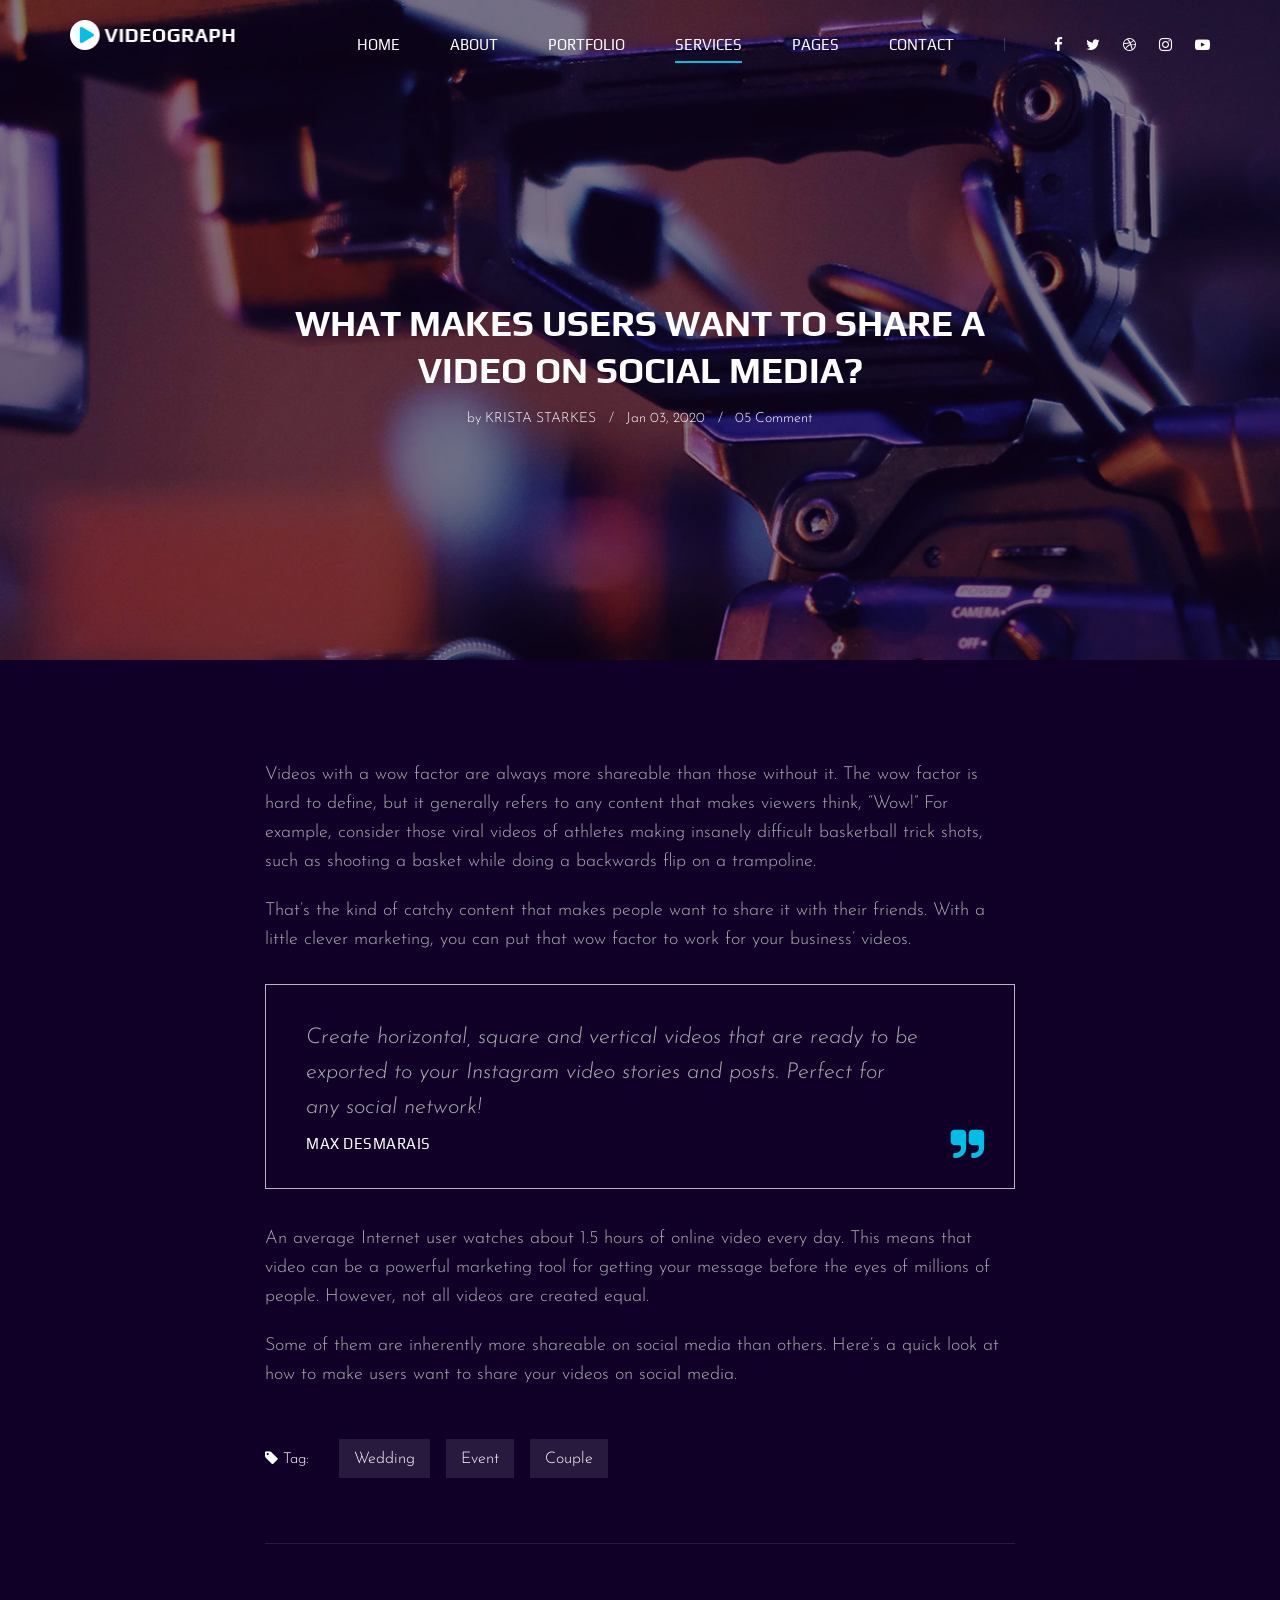
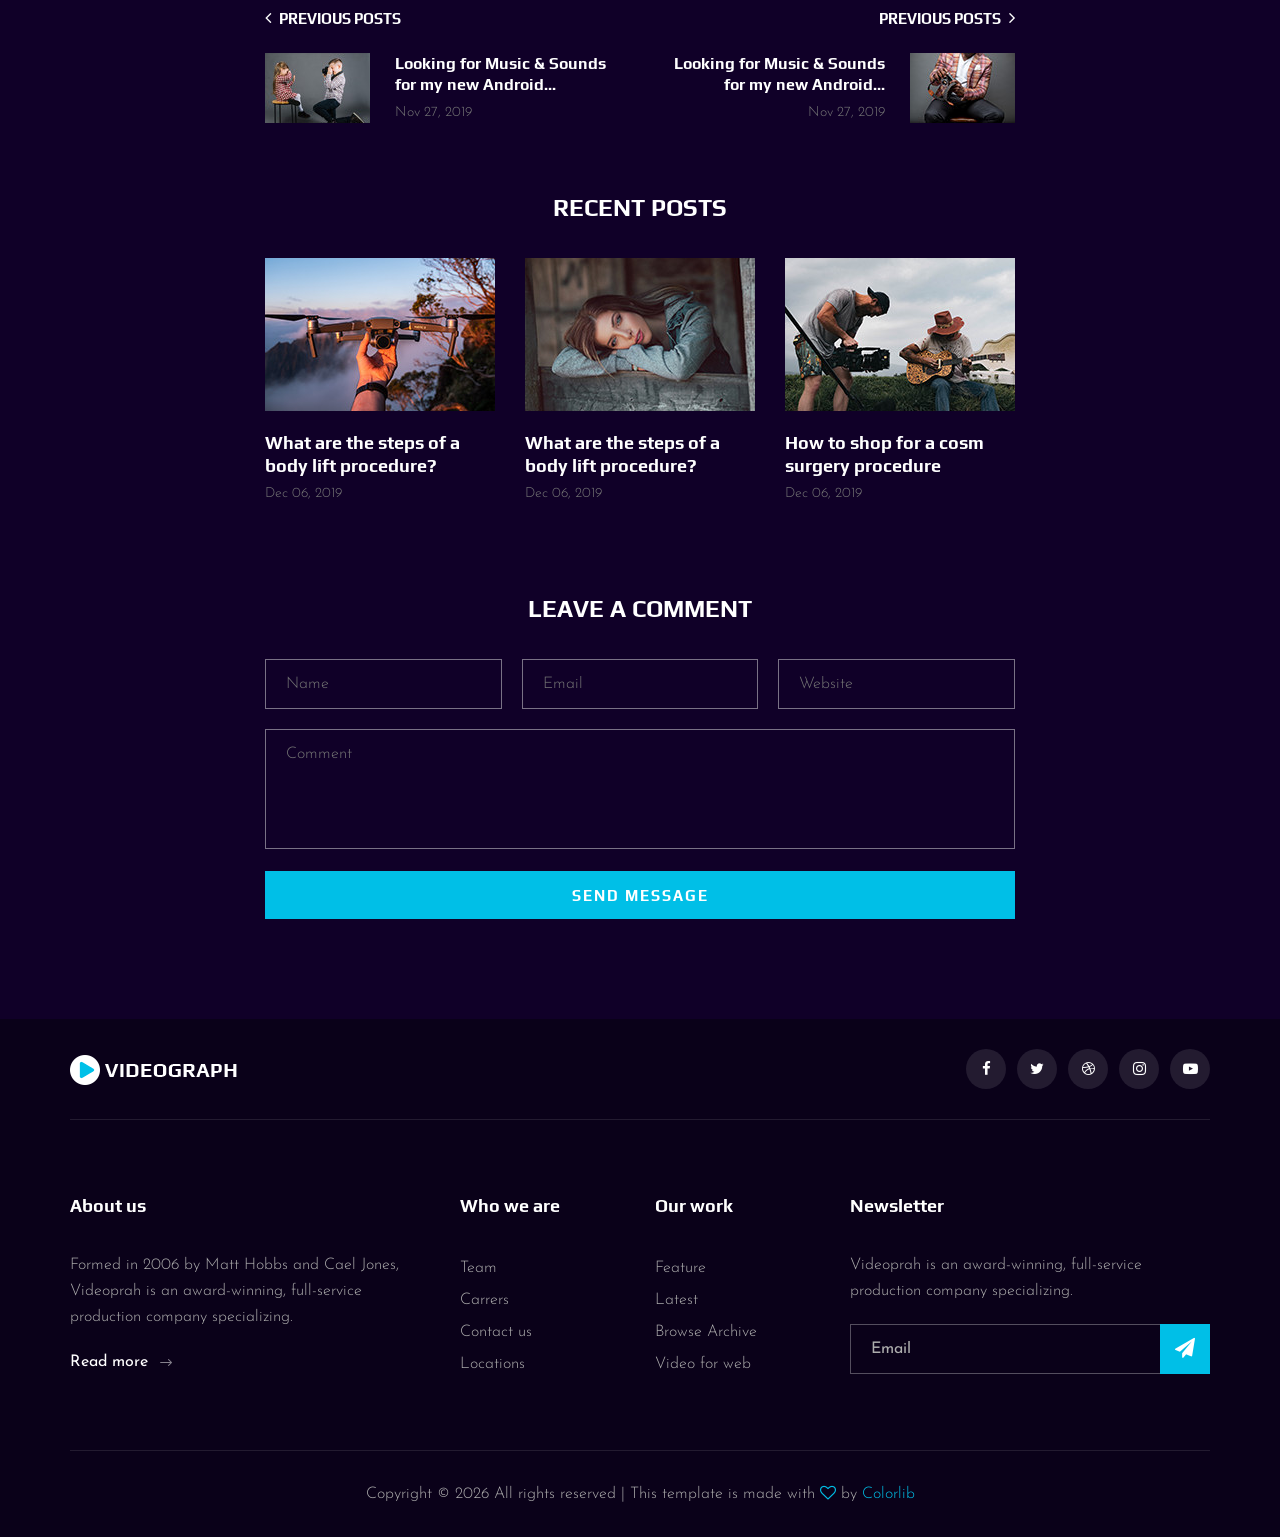
<file: blog-details.html>
<!DOCTYPE html>
<html lang="zxx">

<head>
    <meta charset="UTF-8">
    <meta name="description" content="RenderQ">
    <meta name="keywords" content="Videograph, unica, creative, html">
    <meta name="viewport" content="width=device-width, initial-scale=1.0">
    <meta http-equiv="X-UA-Compatible" content="ie=edge">
    <title>RenderQ</title>

    <!-- Google Font -->
    <link href="https://fonts.googleapis.com/css2?family=Play:wght@400;700&display=swap" rel="stylesheet">
    <link href="https://fonts.googleapis.com/css2?family=Josefin+Sans:wght@300;400;500;600;700&display=swap"
        rel="stylesheet">

    <!-- Css Styles -->
    <link rel="stylesheet" href="css/bootstrap.min.css" type="text/css">
    <link rel="stylesheet" href="css/font-awesome.min.css" type="text/css">
    <link rel="stylesheet" href="css/elegant-icons.css" type="text/css">
    <link rel="stylesheet" href="css/owl.carousel.min.css" type="text/css">
    <link rel="stylesheet" href="css/magnific-popup.css" type="text/css">
    <link rel="stylesheet" href="css/slicknav.min.css" type="text/css">
    <link rel="stylesheet" href="css/style.css" type="text/css">
</head>

<body>
    <!-- Page Preloder -->
    <div id="preloder">
        <div class="loader"></div>
    </div>

    <!-- Header Section Begin -->
    <header class="header">
        <div class="container">
            <div class="row">
                <div class="col-lg-2">
                    <div class="header__logo">
                        <a href="./index.html"><img src="img/logo.png" alt=""></a>
                    </div>
                </div>
                <div class="col-lg-10">
                    <div class="header__nav__option">
                        <nav class="header__nav__menu mobile-menu">
                            <ul>
                                <li><a href="./index.html">Home</a></li>
                                <li><a href="./about.html">About</a></li>
                                <li><a href="./portfolio.html">Portfolio</a></li>
                                <li class="active"><a href="./services.html">Services</a></li>
                                <li><a href="#">Pages</a>
                                    <ul class="dropdown">
                                        <li><a href="./about.html">About</a></li>
                                        <li><a href="./portfolio.html">Portfolio</a></li>
                                        <li><a href="./blog.html">Blog</a></li>
                                        <li><a href="./blog-details.html">Blog Details</a></li>
                                    </ul>
                                </li>
                                <li><a href="./contact.html">Contact</a></li>
                            </ul>
                        </nav>
                        <div class="header__nav__social">
                            <a href="#"><i class="fa fa-facebook"></i></a>
                            <a href="#"><i class="fa fa-twitter"></i></a>
                            <a href="#"><i class="fa fa-dribbble"></i></a>
                            <a href="#"><i class="fa fa-instagram"></i></a>
                            <a href="#"><i class="fa fa-youtube-play"></i></a>
                        </div>
                    </div>
                </div>
            </div>
            <div id="mobile-menu-wrap"></div>
        </div>
    </header>
    <!-- Header End -->

    <!-- Blog Details Hero Begin -->
    <section class="blog-hero spad set-bg" data-setbg="img/blog/blog-hero.jpg">
        <div class="container">
            <div class="row d-flex justify-content-center">
                <div class="col-lg-8">
                    <div class="blog__hero__text">
                        <h2>WHAT MAKES USERS WANT TO SHARE A VIDEO ON SOCIAL MEDIA?</h2>
                        <ul>
                            <li>by <span>Krista Starkes</span></li>
                            <li>Jan 03, 2020</li>
                            <li>05 Comment</li>
                        </ul>
                    </div>
                </div>
            </div>
        </div>
    </section>
    <!-- Blog Details Hero End -->

    <!-- Blog Details Section Begin -->
    <div class="blog-details spad">
        <div class="container">
            <div class="row d-flex justify-content-center">
                <div class="col-lg-8">
                    <div class="blog__details__content">
                        <div class="blog__details__text">
                            <p>Videos with a wow factor are always more shareable than those without it. The wow factor
                                is hard to define, but it generally refers to any content that makes viewers think,
                                “Wow!” For example, consider those viral videos of athletes making insanely difficult
                                basketball trick shots, such as shooting a basket while doing a backwards flip on a
                                trampoline.</p>
                            <p>That’s the kind of catchy content that makes people want to share it with their friends.
                                With a little clever marketing, you can put that wow factor to work for your business’
                                videos.</p>
                        </div>
                        <div class="blog__details__quote">
                            <p>Create horizontal, square and vertical videos that are ready to be exported to your
                                Instagram video stories and posts. Perfect for any social network!</p>
                            <h6>Max Desmarais</h6>
                            <i class="fa fa-quote-right"></i>
                        </div>
                        <div class="blog__details__desc">
                            <p>An average Internet user watches about 1.5 hours of online video every day. This means
                                that video can be a powerful marketing tool for getting your message before the eyes of
                                millions of people. However, not all videos are created equal.</p>
                            <p>Some of them are inherently more shareable on social media than others. Here’s a quick
                                look at how to make users want to share your videos on social media.</p>
                        </div>
                        <div class="blog__details__tags">
                            <span><i class="fa fa-tag"></i> Tag:</span>
                            <a href="#">Wedding</a>
                            <a href="#">Event</a>
                            <a href="#">Couple</a>
                        </div>
                        <div class="blog__details__option">
                            <div class="row">
                                <div class="col-lg-6 col-md-6 col-sm-6">
                                    <a href="#" class="blog__details__option__item">
                                        <h5><i class="fa fa-angle-left"></i> Previous posts</h5>
                                        <div class="blog__details__option__item__img">
                                            <img src="img/blog/prev.jpg" alt="">
                                        </div>
                                        <div class="blog__details__option__item__text">
                                            <h6>Looking for Music & Sounds for my new Android...</h6>
                                            <span>Nov 27, 2019</span>
                                        </div>
                                    </a>
                                </div>
                                <div class="col-lg-6 col-md-6 col-sm-6">
                                    <a href="#" class="blog__details__option__item blog__details__option__item--right">
                                        <h5>Previous posts <i class="fa fa-angle-right"></i></h5>
                                        <div class="blog__details__option__item__img">
                                            <img src="img/blog/next.jpg" alt="">
                                        </div>
                                        <div class="blog__details__option__item__text">
                                            <h6>Looking for Music & Sounds for my new Android...</h6>
                                            <span>Nov 27, 2019</span>
                                        </div>
                                    </a>
                                </div>
                            </div>
                        </div>
                        <div class="blog__details__recent">
                            <h4>Recent Posts</h4>
                            <div class="row">
                                <div class="col-lg-4 col-md-6 col-sm-6">
                                    <div class="blog__details__recent__item">
                                        <img src="img/blog/ri-1.jpg" alt="">
                                        <h5>What are the steps of a body lift procedure?</h5>
                                        <span>Dec 06, 2019</span>
                                    </div>
                                </div>
                                <div class="col-lg-4 col-md-6 col-sm-6">
                                    <div class="blog__details__recent__item">
                                        <img src="img/blog/ri-2.jpg" alt="">
                                        <h5>What are the steps of a body lift procedure?</h5>
                                        <span>Dec 06, 2019</span>
                                    </div>
                                </div>
                                <div class="col-lg-4 col-md-6 col-sm-6">
                                    <div class="blog__details__recent__item">
                                        <img src="img/blog/ri-3.jpg" alt="">
                                        <h5>How to shop for a cosm surgery procedure</h5>
                                        <span>Dec 06, 2019</span>
                                    </div>
                                </div>
                            </div>
                        </div>
                        <div class="blog__details__comment">
                            <h4>Leave a comment</h4>
                            <form action="#">
                                <div class="input__list">
                                    <input type="text" placeholder="Name">
                                    <input type="text" placeholder="Email">
                                    <input type="text" placeholder="Website">
                                </div>
                                <textarea placeholder="Comment"></textarea>
                                <button type="submit" class="site-btn">Send Message</button>
                            </form>
                        </div>
                    </div>
                </div>
            </div>
        </div>
    </div>
    <!-- Blog Details Section End -->

    <!-- Footer Section Begin -->
    <footer class="footer">
        <div class="container">
            <div class="footer__top">
                <div class="row">
                    <div class="col-lg-6 col-md-6">
                        <div class="footer__top__logo">
                            <a href="#"><img src="img/logo.png" alt=""></a>
                        </div>
                    </div>
                    <div class="col-lg-6 col-md-6">
                        <div class="footer__top__social">
                            <a href="#"><i class="fa fa-facebook"></i></a>
                            <a href="#"><i class="fa fa-twitter"></i></a>
                            <a href="#"><i class="fa fa-dribbble"></i></a>
                            <a href="#"><i class="fa fa-instagram"></i></a>
                            <a href="#"><i class="fa fa-youtube-play"></i></a>
                        </div>
                    </div>
                </div>
            </div>
            <div class="footer__option">
                <div class="row">
                    <div class="col-lg-4 col-md-6 col-sm-6">
                        <div class="footer__option__item">
                            <h5>About us</h5>
                            <p>Formed in 2006 by Matt Hobbs and Cael Jones, Videoprah is an award-winning, full-service
                                production company specializing.</p>
                            <a href="#" class="read__more">Read more <span class="arrow_right"></span></a>
                        </div>
                    </div>
                    <div class="col-lg-2 col-md-3 col-sm-3">
                        <div class="footer__option__item">
                            <h5>Who we are</h5>
                            <ul>
                                <li><a href="#">Team</a></li>
                                <li><a href="#">Carrers</a></li>
                                <li><a href="contact.html">Contact us</a></li>
                                <li><a href="#">Locations</a></li>
                            </ul>
                        </div>
                    </div>
                    <div class="col-lg-2 col-md-3 col-sm-3">
                        <div class="footer__option__item">
                            <h5>Our work</h5>
                            <ul>
                                <li><a href="#">Feature</a></li>
                                <li><a href="#">Latest</a></li>
                                <li><a href="#">Browse Archive</a></li>
                                <li><a href="#">Video for web</a></li>
                            </ul>
                        </div>
                    </div>
                    <div class="col-lg-4 col-md-12">
                        <div class="footer__option__item">
                            <h5>Newsletter</h5>
                            <p>Videoprah is an award-winning, full-service production company specializing.</p>
                            <form action="#">
                                <input type="text" placeholder="Email">
                                <button type="submit"><i class="fa fa-send"></i></button>
                            </form>
                        </div>
                    </div>
                </div>
            </div>
            <div class="footer__copyright">
                <div class="row">
                    <div class="col-lg-12 text-center">
                        <!-- Link back to Colorlib can't be removed. Template is licensed under CC BY 3.0. -->
                        <p class="footer__copyright__text">Copyright &copy;
                            <script>
                                document.write(new Date().getFullYear());
                            </script>
                            All rights reserved | This template is made with <i class="fa fa-heart-o"
                                aria-hidden="true"></i> by <a href="https://colorlib.com" target="_blank">Colorlib</a>
                        </p>
                        <!-- Link back to Colorlib can't be removed. Template is licensed under CC BY 3.0. -->
                    </div>
                </div>
            </div>
        </div>
    </footer>
    <!-- Footer Section End -->

    <!-- Js Plugins -->
    <script src="js/jquery-3.3.1.min.js"></script>
    <script src="js/bootstrap.min.js"></script>
    <script src="js/jquery.magnific-popup.min.js"></script>
    <script src="js/mixitup.min.js"></script>
    <script src="js/masonry.pkgd.min.js"></script>
    <script src="js/jquery.slicknav.js"></script>
    <script src="js/owl.carousel.min.js"></script>
    <script src="js/main.js"></script>
</body>

</html>
</file>
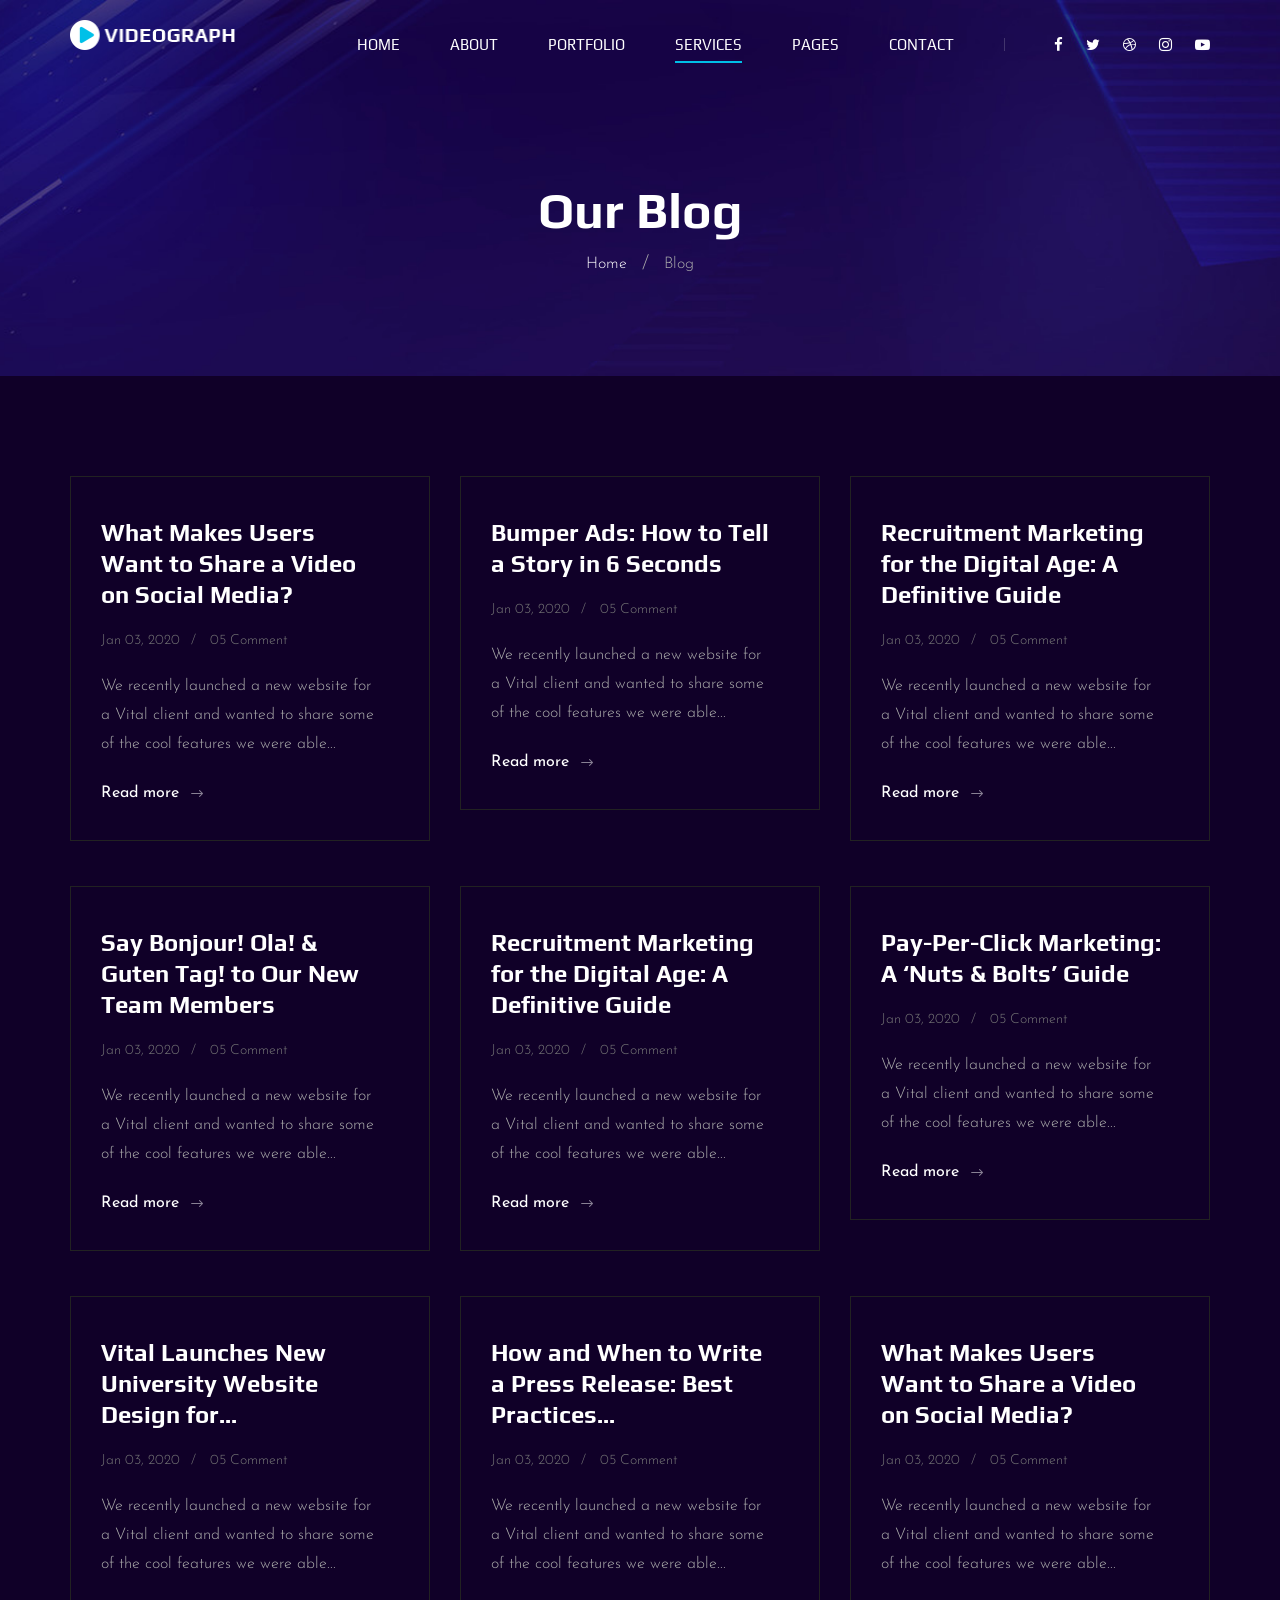
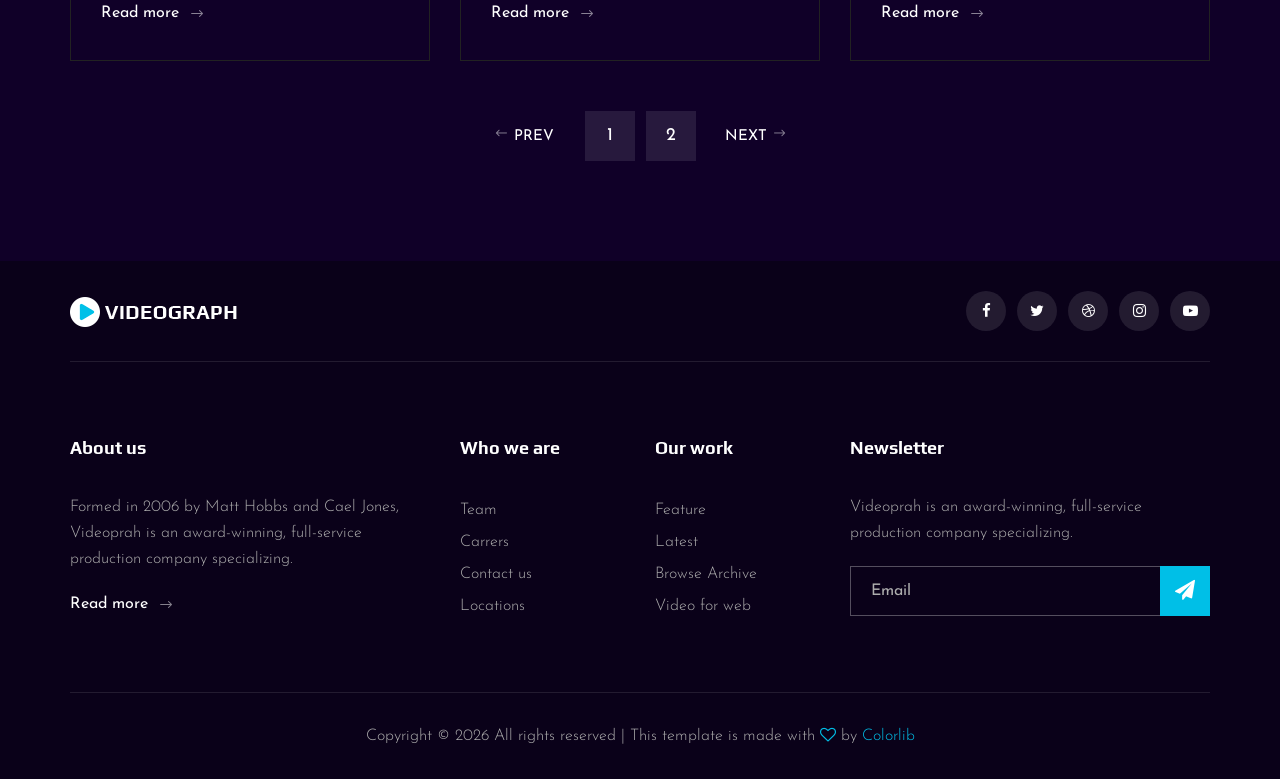
<file: blog.html>
<!DOCTYPE html>
<html lang="zxx">

<head>
    <meta charset="UTF-8">
    <meta name="description" content="Videograph Template">
    <meta name="keywords" content="Videograph, unica, creative, html">
    <meta name="viewport" content="width=device-width, initial-scale=1.0">
    <meta http-equiv="X-UA-Compatible" content="ie=edge">
    <title>Videograph | Template</title>

    <!-- Google Font -->
    <link href="https://fonts.googleapis.com/css2?family=Play:wght@400;700&display=swap" rel="stylesheet">
    <link href="https://fonts.googleapis.com/css2?family=Josefin+Sans:wght@300;400;500;600;700&display=swap"
        rel="stylesheet">

    <!-- Css Styles -->
    <link rel="stylesheet" href="css/bootstrap.min.css" type="text/css">
    <link rel="stylesheet" href="css/font-awesome.min.css" type="text/css">
    <link rel="stylesheet" href="css/elegant-icons.css" type="text/css">
    <link rel="stylesheet" href="css/owl.carousel.min.css" type="text/css">
    <link rel="stylesheet" href="css/magnific-popup.css" type="text/css">
    <link rel="stylesheet" href="css/slicknav.min.css" type="text/css">
    <link rel="stylesheet" href="css/style.css" type="text/css">
</head>

<body>
    <!-- Page Preloder -->
    <div id="preloder">
        <div class="loader"></div>
    </div>

    <!-- Header Section Begin -->
    <header class="header">
        <div class="container">
            <div class="row">
                <div class="col-lg-2">
                    <div class="header__logo">
                        <a href="./index.html"><img src="img/logo.png" alt=""></a>
                    </div>
                </div>
                <div class="col-lg-10">
                    <div class="header__nav__option">
                        <nav class="header__nav__menu mobile-menu">
                            <ul>
                                <li><a href="./index.html">Home</a></li>
                                <li><a href="./about.html">About</a></li>
                                <li><a href="./portfolio.html">Portfolio</a></li>
                                <li class="active"><a href="./services.html">Services</a></li>
                                <li><a href="#">Pages</a>
                                    <ul class="dropdown">
                                        <li><a href="./about.html">About</a></li>
                                        <li><a href="./portfolio.html">Portfolio</a></li>
                                        <li><a href="./blog.html">Blog</a></li>
                                        <li><a href="./blog-details.html">Blog Details</a></li>
                                    </ul>
                                </li>
                                <li><a href="./contact.html">Contact</a></li>
                            </ul>
                        </nav>
                        <div class="header__nav__social">
                            <a href="#"><i class="fa fa-facebook"></i></a>
                            <a href="#"><i class="fa fa-twitter"></i></a>
                            <a href="#"><i class="fa fa-dribbble"></i></a>
                            <a href="#"><i class="fa fa-instagram"></i></a>
                            <a href="#"><i class="fa fa-youtube-play"></i></a>
                        </div>
                    </div>
                </div>
            </div>
            <div id="mobile-menu-wrap"></div>
        </div>
    </header>
    <!-- Header End -->

    <!-- Breadcrumb Begin -->
    <div class="breadcrumb-option spad set-bg" data-setbg="img/breadcrumb-bg.jpg">
        <div class="container">
            <div class="row">
                <div class="col-lg-12 text-center">
                    <div class="breadcrumb__text">
                        <h2>Our Blog</h2>
                        <div class="breadcrumb__links">
                            <a href="#">Home</a>
                            <span>Blog</span>
                        </div>
                    </div>
                </div>
            </div>
        </div>
    </div>
    <!-- Breadcrumb End -->

    <!-- Blog Section Begin -->
    <section class="blog spad">
        <div class="container">
            <div class="row">
                <div class="col-lg-4 col-md-6 col-sm-6">
                    <div class="blog__item">
                        <h4>What Makes Users Want to Share a Video on Social Media?</h4>
                        <ul>
                            <li>Jan 03, 2020</li>
                            <li>05 Comment</li>
                        </ul>
                        <p>We recently launched a new website for a Vital client and wanted to share some of the cool
                            features we were able...</p>
                        <a href="#">Read more <span class="arrow_right"></span></a>
                    </div>
                </div>
                <div class="col-lg-4 col-md-6 col-sm-6">
                    <div class="blog__item">
                        <h4>Bumper Ads: How to Tell a Story in 6 Seconds</h4>
                        <ul>
                            <li>Jan 03, 2020</li>
                            <li>05 Comment</li>
                        </ul>
                        <p>We recently launched a new website for a Vital client and wanted to share some of the cool
                            features we were able...</p>
                        <a href="#">Read more <span class="arrow_right"></span></a>
                    </div>
                </div>
                <div class="col-lg-4 col-md-6 col-sm-6">
                    <div class="blog__item">
                        <h4>Recruitment Marketing for the Digital Age: A Definitive Guide</h4>
                        <ul>
                            <li>Jan 03, 2020</li>
                            <li>05 Comment</li>
                        </ul>
                        <p>We recently launched a new website for a Vital client and wanted to share some of the cool
                            features we were able...</p>
                        <a href="#">Read more <span class="arrow_right"></span></a>
                    </div>
                </div>
                <div class="col-lg-4 col-md-6 col-sm-6">
                    <div class="blog__item">
                        <h4>Say Bonjour! Ola! & Guten Tag! to Our New Team Members</h4>
                        <ul>
                            <li>Jan 03, 2020</li>
                            <li>05 Comment</li>
                        </ul>
                        <p>We recently launched a new website for a Vital client and wanted to share some of the cool
                            features we were able...</p>
                        <a href="#">Read more <span class="arrow_right"></span></a>
                    </div>
                </div>
                <div class="col-lg-4 col-md-6 col-sm-6">
                    <div class="blog__item">
                        <h4>Recruitment Marketing for the Digital Age: A Definitive Guide</h4>
                        <ul>
                            <li>Jan 03, 2020</li>
                            <li>05 Comment</li>
                        </ul>
                        <p>We recently launched a new website for a Vital client and wanted to share some of the cool
                            features we were able...</p>
                        <a href="#">Read more <span class="arrow_right"></span></a>
                    </div>
                </div>
                <div class="col-lg-4 col-md-6 col-sm-6">
                    <div class="blog__item">
                        <h4>Pay-Per-Click Marketing: A ‘Nuts & Bolts’ Guide</h4>
                        <ul>
                            <li>Jan 03, 2020</li>
                            <li>05 Comment</li>
                        </ul>
                        <p>We recently launched a new website for a Vital client and wanted to share some of the cool
                            features we were able...</p>
                        <a href="#">Read more <span class="arrow_right"></span></a>
                    </div>
                </div>
                <div class="col-lg-4 col-md-6 col-sm-6">
                    <div class="blog__item">
                        <h4>Vital Launches New University Website Design for...</h4>
                        <ul>
                            <li>Jan 03, 2020</li>
                            <li>05 Comment</li>
                        </ul>
                        <p>We recently launched a new website for a Vital client and wanted to share some of the cool
                            features we were able...</p>
                        <a href="#">Read more <span class="arrow_right"></span></a>
                    </div>
                </div>
                <div class="col-lg-4 col-md-6 col-sm-6">
                    <div class="blog__item">
                        <h4>How and When to Write a Press Release: Best Practices...</h4>
                        <ul>
                            <li>Jan 03, 2020</li>
                            <li>05 Comment</li>
                        </ul>
                        <p>We recently launched a new website for a Vital client and wanted to share some of the cool
                            features we were able...</p>
                        <a href="#">Read more <span class="arrow_right"></span></a>
                    </div>
                </div>
                <div class="col-lg-4 col-md-6 col-sm-6">
                    <div class="blog__item">
                        <h4>What Makes Users Want to Share a Video on Social Media?</h4>
                        <ul>
                            <li>Jan 03, 2020</li>
                            <li>05 Comment</li>
                        </ul>
                        <p>We recently launched a new website for a Vital client and wanted to share some of the cool
                            features we were able...</p>
                        <a href="#">Read more <span class="arrow_right"></span></a>
                    </div>
                </div>
            </div>
            <div class="row">
                <div class="col-lg-12">
                    <div class="pagination__option blog__pagi">
                        <a href="#" class="arrow__pagination left__arrow"><span class="arrow_left"></span> Prev</a>
                        <a href="#" class="number__pagination">1</a>
                        <a href="#" class="number__pagination">2</a>
                        <a href="#" class="arrow__pagination right__arrow">Next <span class="arrow_right"></span></a>
                    </div>
                </div>
            </div>
        </div>
    </section>
    <!-- Blog Section End -->

    <!-- Footer Section Begin -->
    <footer class="footer">
        <div class="container">
            <div class="footer__top">
                <div class="row">
                    <div class="col-lg-6 col-md-6">
                        <div class="footer__top__logo">
                            <a href="#"><img src="img/logo.png" alt=""></a>
                        </div>
                    </div>
                    <div class="col-lg-6 col-md-6">
                        <div class="footer__top__social">
                            <a href="#"><i class="fa fa-facebook"></i></a>
                            <a href="#"><i class="fa fa-twitter"></i></a>
                            <a href="#"><i class="fa fa-dribbble"></i></a>
                            <a href="#"><i class="fa fa-instagram"></i></a>
                            <a href="#"><i class="fa fa-youtube-play"></i></a>
                        </div>
                    </div>
                </div>
            </div>
            <div class="footer__option">
                <div class="row">
                    <div class="col-lg-4 col-md-6 col-sm-6">
                        <div class="footer__option__item">
                            <h5>About us</h5>
                            <p>Formed in 2006 by Matt Hobbs and Cael Jones, Videoprah is an award-winning, full-service
                                production company specializing.</p>
                            <a href="#" class="read__more">Read more <span class="arrow_right"></span></a>
                        </div>
                    </div>
                    <div class="col-lg-2 col-md-3 col-sm-3">
                        <div class="footer__option__item">
                            <h5>Who we are</h5>
                            <ul>
                                <li><a href="#">Team</a></li>
                                <li><a href="#">Carrers</a></li>
                                <li><a href="contact.html">Contact us</a></li>
                                <li><a href="#">Locations</a></li>
                            </ul>
                        </div>
                    </div>
                    <div class="col-lg-2 col-md-3 col-sm-3">
                        <div class="footer__option__item">
                            <h5>Our work</h5>
                            <ul>
                                <li><a href="#">Feature</a></li>
                                <li><a href="#">Latest</a></li>
                                <li><a href="#">Browse Archive</a></li>
                                <li><a href="#">Video for web</a></li>
                            </ul>
                        </div>
                    </div>
                    <div class="col-lg-4 col-md-12">
                        <div class="footer__option__item">
                            <h5>Newsletter</h5>
                            <p>Videoprah is an award-winning, full-service production company specializing.</p>
                            <form action="#">
                                <input type="text" placeholder="Email">
                                <button type="submit"><i class="fa fa-send"></i></button>
                            </form>
                        </div>
                    </div>
                </div>
            </div>
            <div class="footer__copyright">
                <div class="row">
                    <div class="col-lg-12 text-center">
                        <!-- Link back to Colorlib can't be removed. Template is licensed under CC BY 3.0. -->
                        <p class="footer__copyright__text">Copyright &copy;
                            <script>
                                document.write(new Date().getFullYear());
                            </script>
                            All rights reserved | This template is made with <i class="fa fa-heart-o"
                                aria-hidden="true"></i> by <a href="https://colorlib.com" target="_blank">Colorlib</a>
                        </p>
                        <!-- Link back to Colorlib can't be removed. Template is licensed under CC BY 3.0. -->
                    </div>
                </div>
            </div>
        </div>
    </footer>
    <!-- Footer Section End -->

    <!-- Js Plugins -->
    <script src="js/jquery-3.3.1.min.js"></script>
    <script src="js/bootstrap.min.js"></script>
    <script src="js/jquery.magnific-popup.min.js"></script>
    <script src="js/mixitup.min.js"></script>
    <script src="js/masonry.pkgd.min.js"></script>
    <script src="js/jquery.slicknav.js"></script>
    <script src="js/owl.carousel.min.js"></script>
    <script src="js/main.js"></script>
</body>

</html>
</file>
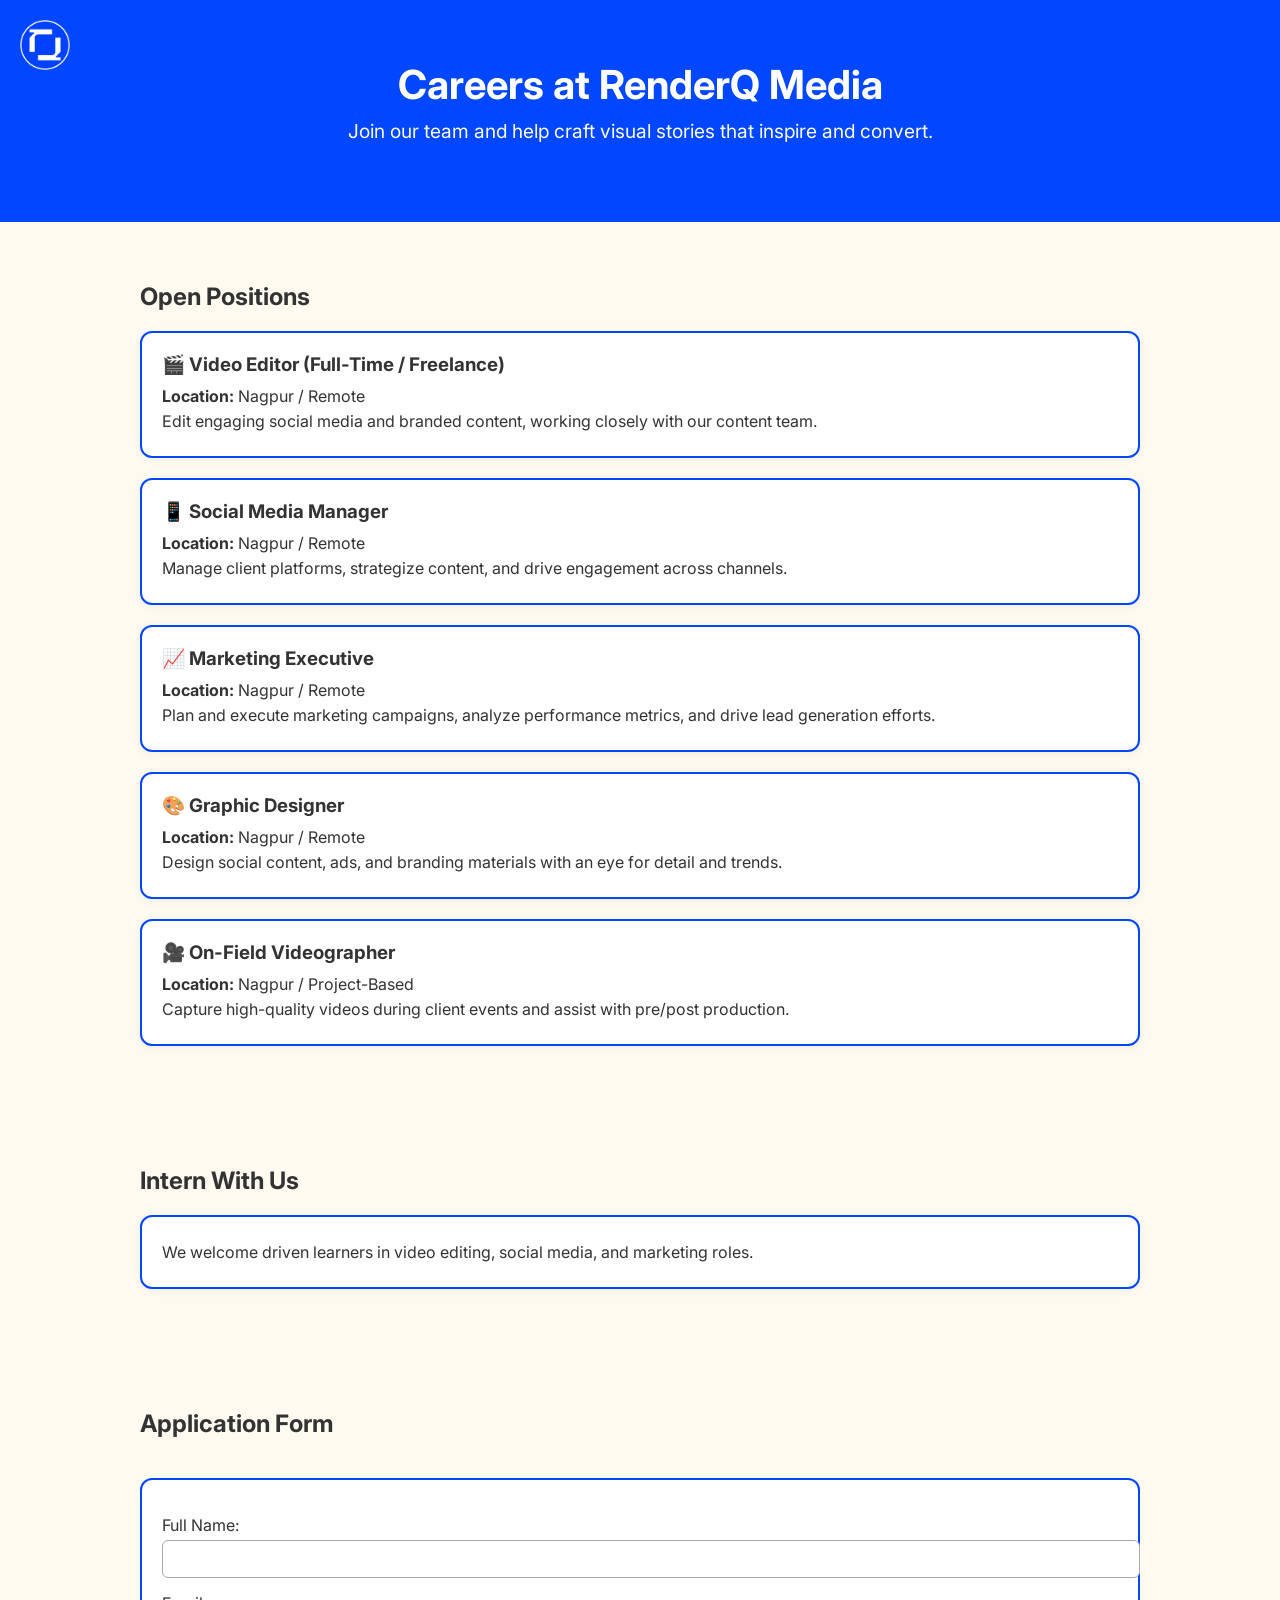
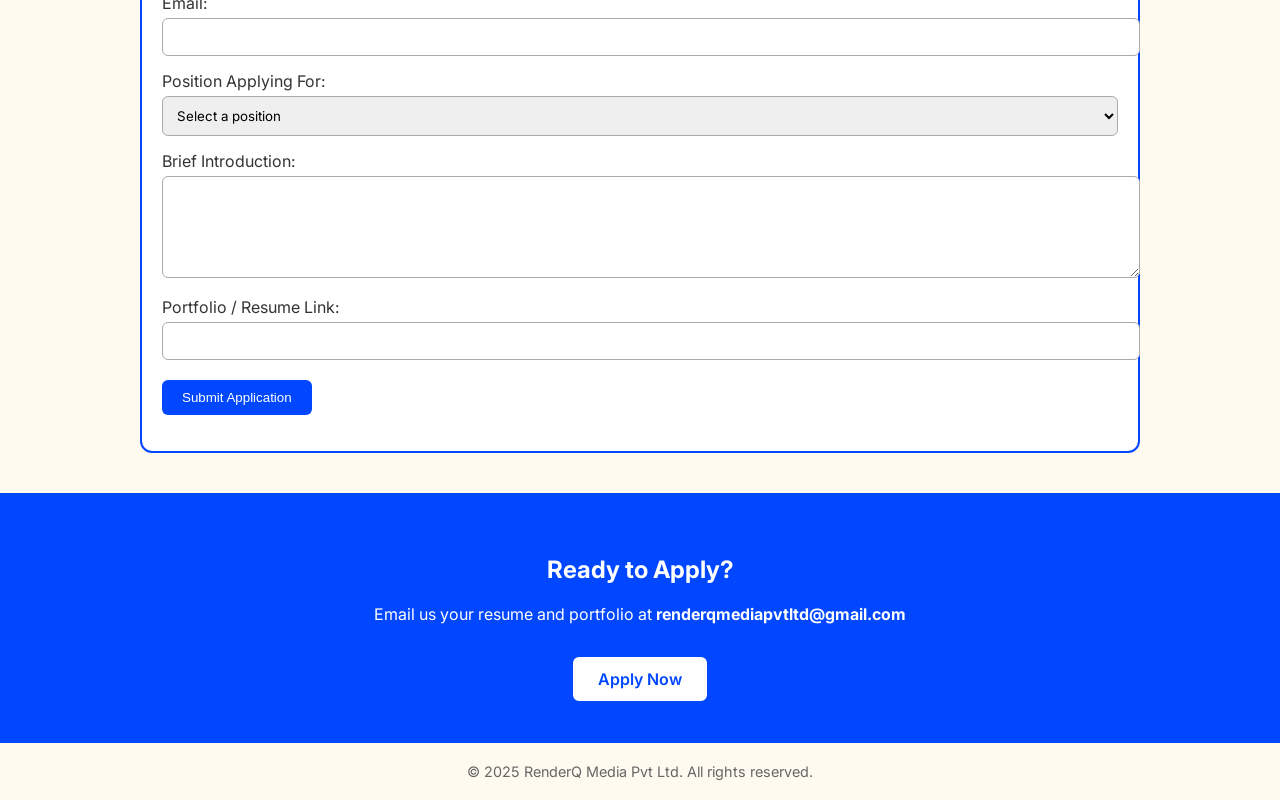
<file: careers.html>
<!DOCTYPE html>
<html lang="en">
<head>
  <meta charset="UTF-8" />
  <meta name="viewport" content="width=device-width, initial-scale=1.0" />
  <title>Careers at RenderQ Media</title>
  <link rel="shortcut icon" href="img/logo/RQ-BlueBg 4.png" type="image/x-icon">
  <link href="https://fonts.googleapis.com/css2?family=Inter:wght@400;600;800&display=swap" rel="stylesheet">
  <style>
    body {
      font-family: 'Inter', sans-serif;
      margin: 0;
      padding: 0;
      background: #fffaf0;
      color: #333;
    }
    header {
      background-color: #0047FF;
      color: #fff;
      padding: 60px 20px;
      text-align: center;
      position: relative;
    }
    header img.logo {
      position: absolute;
      top: 20px;
      left: 20px;
      height: 50px;
    }
    header h1 {
      margin: 0;
      font-size: 2.5rem;
    }
    header p {
      margin-top: 10px;
      font-size: 1.2rem;
    }
    section {
      padding: 40px 20px;
      max-width: 1000px;
      margin: auto;
    }
    .job {
      background: #fff;
      padding: 20px;
      margin: 20px 0;
      border: 2px solid #0047FF;
      border-radius: 12px;
      box-shadow: 0 2px 10px rgba(0,0,0,0.05);
    }
    .job a {
      text-decoration: none;
      color: inherit;
    }
    .job h3 {
      margin: 0 0 10px;
    }
    .job p {
      margin: 5px 0;
    }
    .cta {
      background-color: #0047FF;
      color: #fff;
      text-align: center;
      padding: 40px 20px;
      border-top: 2px solid #0047FF;
    }
    .cta a {
      display: inline-block;
      margin-top: 15px;
      padding: 12px 25px;
      background-color: #fff;
      color: #0047FF;
      text-decoration: none;
      font-weight: 600;
      border-radius: 8px;
      border: 2px solid #0047FF;
    }
    form {
      margin-top: 40px;
      background: #fff;
      padding: 20px;
      border: 2px solid #0047FF;
      border-radius: 12px;
    }
    form label {
      display: block;
      margin-top: 15px;
    }
    form input,
    form select,
    form textarea {
      width: 100%;
      padding: 10px;
      margin-top: 5px;
      border: 1px solid #aaa;
      border-radius: 6px;
      font-family: inherit;
    }
    form button {
      margin-top: 20px;
      padding: 10px 20px;
      background: #0047FF;
      color: #fff;
      border: none;
      border-radius: 6px;
      cursor: pointer;
    }
    footer {
      text-align: center;
      padding: 20px;
      font-size: 0.9rem;
      color: #666;
    }
  </style>
</head>
<body>
  <header>
    <img src="img/logo/RQ-BlueBg 4.png" alt="RenderQ Logo" class="logo" />
    <h1>Careers at RenderQ Media</h1>
    <p>Join our team and help craft visual stories that inspire and convert.</p>
  </header>

  <section>
    <h2>Open Positions</h2>

    <div class="job">
      <a href="#application-form"><h3>🎬 Video Editor (Full-Time / Freelance)</h3></a>
      <p><strong>Location:</strong> Nagpur / Remote</p>
      <p>Edit engaging social media and branded content, working closely with our content team.</p>
    </div>

    <div class="job">
      <a href="#application-form"><h3>📱 Social Media Manager</h3></a>
      <p><strong>Location:</strong> Nagpur / Remote</p>
      <p>Manage client platforms, strategize content, and drive engagement across channels.</p>
    </div>

    <div class="job">
      <a href="#application-form"><h3>📈 Marketing Executive</h3></a>
      <p><strong>Location:</strong> Nagpur / Remote</p>
      <p>Plan and execute marketing campaigns, analyze performance metrics, and drive lead generation efforts.</p>
    </div>

    <div class="job">
      <a href="#application-form"><h3>🎨 Graphic Designer</h3></a>
      <p><strong>Location:</strong> Nagpur / Remote</p>
      <p>Design social content, ads, and branding materials with an eye for detail and trends.</p>
    </div>

    <div class="job">
      <a href="#application-form"><h3>🎥 On-Field Videographer</h3></a>
      <p><strong>Location:</strong> Nagpur / Project-Based</p>
      <p>Capture high-quality videos during client events and assist with pre/post production.</p>
    </div>
  </section>

  <section>
    <h2>Intern With Us</h2>
    <div class="job">
      <a href="#application-form"><p>We welcome driven learners in video editing, social media, and marketing roles.</p></a>
    </div>
  </section>

<section id="application-form">
  <h2>Application Form</h2>
  <form id="job-form">
    <label for="name">Full Name:</label>
    <input type="text" id="name" name="name" required>

    <label for="email">Email:</label>
    <input type="email" id="email" name="email" required>

    <label for="position">Position Applying For:</label>
    <select id="position" name="position" required>
      <option value="">Select a position</option>
      <option value="Video Editor">🎬 Video Editor</option>
      <option value="Social Media Manager">📱 Social Media Manager</option>
      <option value="Marketing Executive">📈 Marketing Executive</option>
      <option value="Graphic Designer">🎨 Graphic Designer</option>
      <option value="Videographer">🎥 On-Field Videographer</option>
      <option value="Intern">💼 Internship</option>
    </select>

    <label for="message">Brief Introduction:</label>
    <textarea id="message" name="message" rows="5" required></textarea>

    <label for="portfolio">Portfolio / Resume Link:</label>
    <input type="url" id="portfolio" name="portfolio">

    <button type="submit">Submit Application</button>
    <p id="form-status" style="margin-top: 15px;"></p>
  </form>
</section>

<script>
  document.getElementById('job-form').addEventListener('submit', async function (e) {
    e.preventDefault();

    const form = e.target;
    const status = document.getElementById('form-status');

    const data = {
      name: form.name.value,
      email: form.email.value,
      position: form.position.value,
      message: form.message.value,
      portfolio: form.portfolio.value
    };

    try {
      const response = await fetch("https://formspree.io/f/mqaqvqvw", {
        method: "POST",
        headers: {
          "Content-Type": "application/json",
          "Accept": "application/json"
        },
        body: JSON.stringify(data)
      });

      if (response.ok) {
        status.innerText = "✅ Thank you! Your application has been submitted.";
        form.reset();
      } else {
        status.innerText = "⚠️ Oops! There was a problem submitting your form.";
      }
    } catch (error) {
      status.innerText = "❌ Error: Unable to submit. Please try again later.";
    }
  });
</script>


  <div class="cta">
    <h2>Ready to Apply?</h2>
    <p>Email us your resume and portfolio at <strong>renderqmediapvtltd@gmail.com</strong></p>
    <a href="#application-form">Apply Now</a>
  </div>

  <footer>
    &copy; 2025 RenderQ Media Pvt Ltd. All rights reserved.
  </footer>
</body>
</html>
</file>
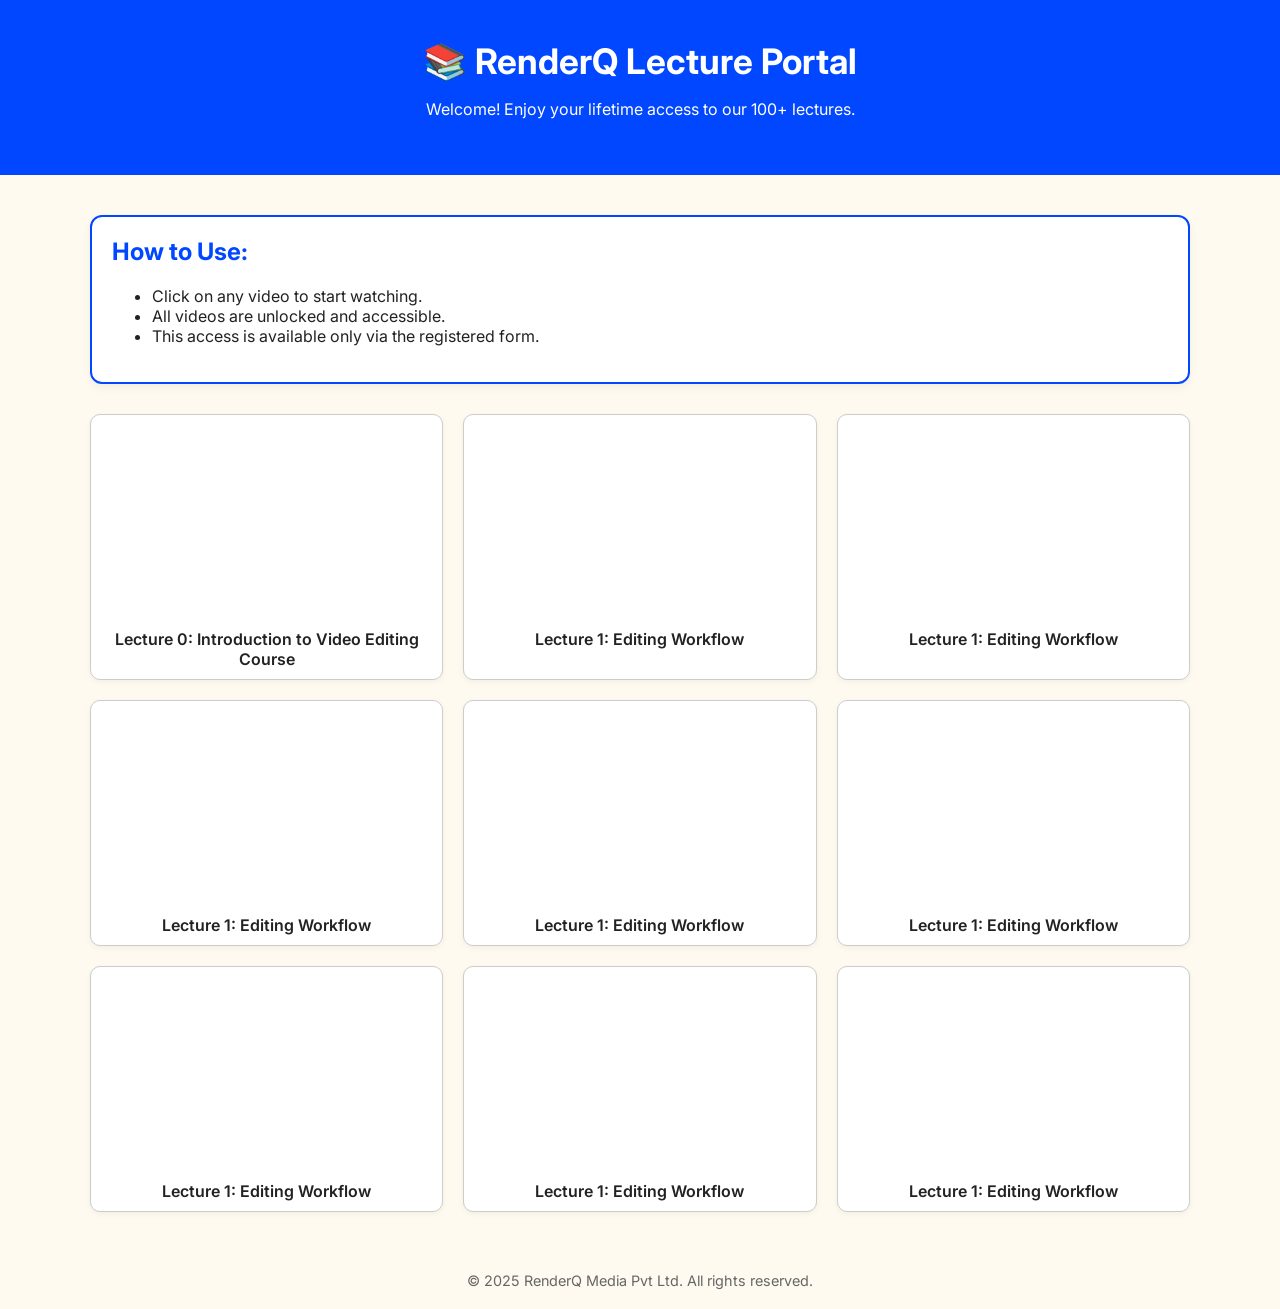
<file: lectures.html>
<!DOCTYPE html>
<html lang="en">
<head>
  <meta charset="UTF-8" />
  <meta name="viewport" content="width=device-width, initial-scale=1.0"/>
  <title>Lecture Portal | RenderQ</title>
  <link href="https://fonts.googleapis.com/css2?family=Inter:wght@400;600&display=swap" rel="stylesheet">
  <style>
    body {
      font-family: 'Inter', sans-serif;
      margin: 0;
      background-color: #fffaf0;
      color: #222;
    }
    header {
      background-color: #0047FF;
      color: white;
      padding: 40px 20px;
      text-align: center;
    }
    header h1 {
      margin: 0;
      font-size: 2.2rem;
    }
    .container {
      max-width: 1100px;
      margin: auto;
      padding: 40px 20px;
    }
    .welcome {
      background: #ffffff;
      border: 2px solid #0047FF;
      border-radius: 12px;
      padding: 20px;
      box-shadow: 0 4px 10px rgba(0, 0, 0, 0.05);
      margin-bottom: 30px;
    }
    .welcome h2 {
      color: #0047FF;
      margin-top: 0;
    }
    .videos {
      display: grid;
      grid-template-columns: repeat(auto-fit, minmax(320px, 1fr));
      gap: 20px;
    }
    .video-card {
      background: white;
      border-radius: 10px;
      overflow: hidden;
      border: 1px solid #ccc;
      box-shadow: 0 2px 6px rgba(0,0,0,0.05);
    }
    .video-card iframe {
      width: 100%;
      height: 200px;
      border: none;
    }
    .video-card .title {
      padding: 10px;
      font-weight: 600;
      font-size: 1rem;
      text-align: center;
    }
    footer {
      text-align: center;
      padding: 20px;
      font-size: 0.9rem;
      color: #666;
    }
  </style>
</head>
<body>

  <header>
    <h1>📚 RenderQ Lecture Portal</h1>
    <p>Welcome! Enjoy your lifetime access to our 100+ lectures.</p>
  </header>

  <div class="container">
    <div class="welcome">
      <h2>How to Use:</h2>
      <ul>
        <li>Click on any video to start watching.</li>
        <li>All videos are unlocked and accessible.</li>
        <li>This access is available only via the registered form.</li>
      </ul>
    </div>

    <div class="videos">
      <!-- Sample videos – Replace with your actual links -->
      <div class="video-card">
        <iframe src="https://www.youtube.com/embed/cqVQtGae2fo" allowfullscreen></iframe>
        <div class="title">Lecture 0: Introduction to Video Editing Course</div>
      </div>
      <div class="video-card">
        <iframe src="https://www.youtube.com/embed/kJQP7kiw5Fk" allowfullscreen></iframe>
        <div class="title">Lecture 1: Editing Workflow</div>
      </div>
      <div class="video-card">
        <iframe src="https://www.youtube.com/embed/kJQP7kiw5Fk" allowfullscreen></iframe>
        <div class="title">Lecture 1: Editing Workflow</div>
      </div>
      <div class="video-card">
        <iframe src="https://www.youtube.com/embed/kJQP7kiw5Fk" allowfullscreen></iframe>
        <div class="title">Lecture 1: Editing Workflow</div>
      </div>
      <div class="video-card">
        <iframe src="https://www.youtube.com/embed/kJQP7kiw5Fk" allowfullscreen></iframe>
        <div class="title">Lecture 1: Editing Workflow</div>
      </div>
      <div class="video-card">
        <iframe src="https://www.youtube.com/embed/kJQP7kiw5Fk" allowfullscreen></iframe>
        <div class="title">Lecture 1: Editing Workflow</div>
      </div>
      <div class="video-card">
        <iframe src="https://www.youtube.com/embed/kJQP7kiw5Fk" allowfullscreen></iframe>
        <div class="title">Lecture 1: Editing Workflow</div>
      </div><div class="video-card">
        <iframe src="https://www.youtube.com/embed/kJQP7kiw5Fk" allowfullscreen></iframe>
        <div class="title">Lecture 1: Editing Workflow</div>
      </div>
      <div class="video-card">
        <iframe src="https://www.youtube.com/embed/kJQP7kiw5Fk" allowfullscreen></iframe>
        <div class="title">Lecture 1: Editing Workflow</div>
      </div>
      <!-- Duplicate this video-card div and update for all 100 lectures -->
    </div>
  </div>

  <footer>
    &copy; 2025 RenderQ Media Pvt Ltd. All rights reserved.
  </footer>

</body>
</html>
</file>
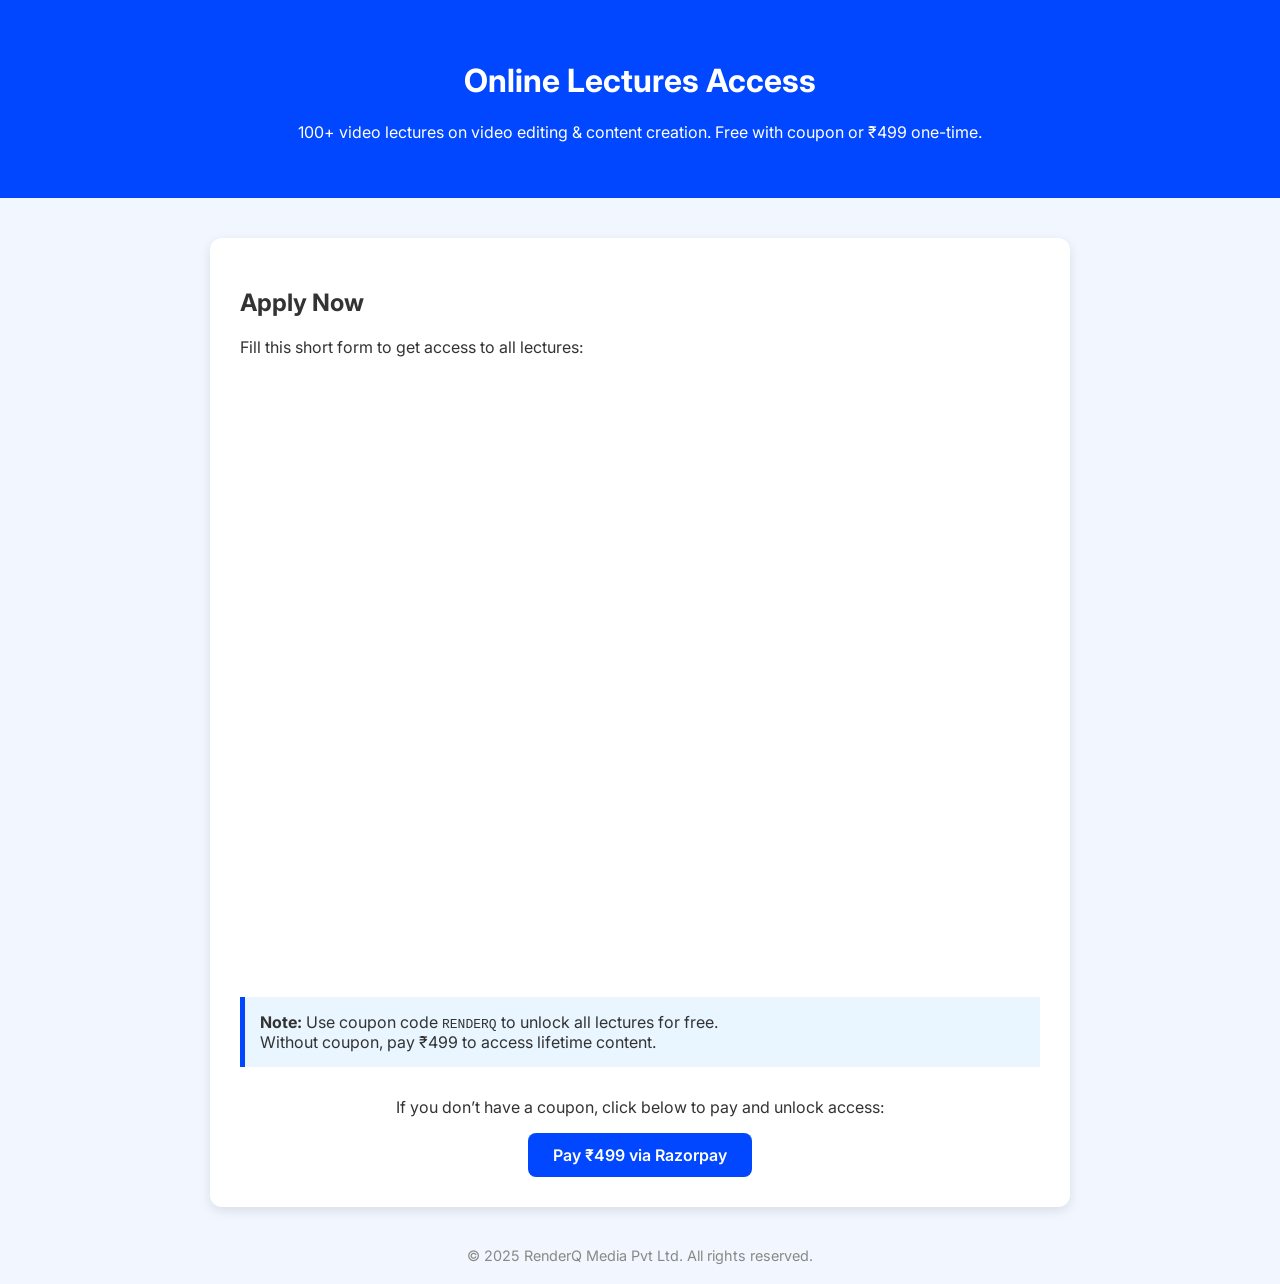
<file: online-lectures.html>
<!DOCTYPE html>
<html lang="en">
<head>
  <meta charset="UTF-8">
  <title>Online Lectures – RenderQ Media</title>
  <meta name="viewport" content="width=device-width, initial-scale=1.0">
  <link href="https://fonts.googleapis.com/css2?family=Inter:wght@400;700&display=swap" rel="stylesheet">
  <style>
    body {
      font-family: 'Inter', sans-serif;
      margin: 0;
      background: #f2f7ff;
      color: #333;
    }
    header {
      background: #0047FF;
      color: white;
      padding: 40px 20px;
      text-align: center;
    }
    section {
      max-width: 800px;
      margin: 40px auto;
      background: white;
      padding: 30px;
      border-radius: 12px;
      box-shadow: 0 4px 12px rgba(0,0,0,0.1);
    }
    iframe {
      width: 100%;
      height: 600px;
      border: none;
      border-radius: 8px;
    }
    .note {
      background: #e9f5ff;
      padding: 15px;
      margin-top: 20px;
      border-left: 5px solid #0047FF;
    }
    .payment-link {
      margin-top: 30px;
      text-align: center;
    }
    .payment-link a {
      background-color: #0047FF;
      color: #fff;
      padding: 12px 25px;
      border-radius: 8px;
      text-decoration: none;
      font-weight: 600;
      display: inline-block;
    }
    footer {
      text-align: center;
      margin: 40px 0 20px;
      color: #888;
      font-size: 0.9rem;
    }
  </style>
</head>
<body>

  <header>
    <h1>Online Lectures Access</h1>
    <p>100+ video lectures on video editing & content creation. Free with coupon or ₹499 one-time.</p>
  </header>

  <section>
    <h2>Apply Now</h2>
    <p>Fill this short form to get access to all lectures:</p>

    <!-- ✅ Tally Form Embed -->
    <iframe data-tally-src="https://tally.so/r/meP1XO" loading="lazy"></iframe>
    <script>
      const iframe = document.querySelector("iframe[data-tally-src]");
      iframe.src = iframe.dataset.tallySrc;
    </script>

    <!-- ℹ️ Note section -->
    <div class="note">
      <strong>Note:</strong> Use coupon code <code>RENDERQ</code> to unlock all lectures for free.<br>
      Without coupon, pay ₹499 to access lifetime content.
    </div>

    <!-- 💳 Razorpay payment placeholder -->
    <div class="payment-link">
      <p>If you don’t have a coupon, click below to pay and unlock access:</p>
      <a href="YOUR_RAZORPAY_PAYMENT_LINK" target="_blank">Pay ₹499 via Razorpay</a>
    </div>

  </section>

  <footer>
    &copy; 2025 RenderQ Media Pvt Ltd. All rights reserved.
  </footer>

</body>
</html>
</file>
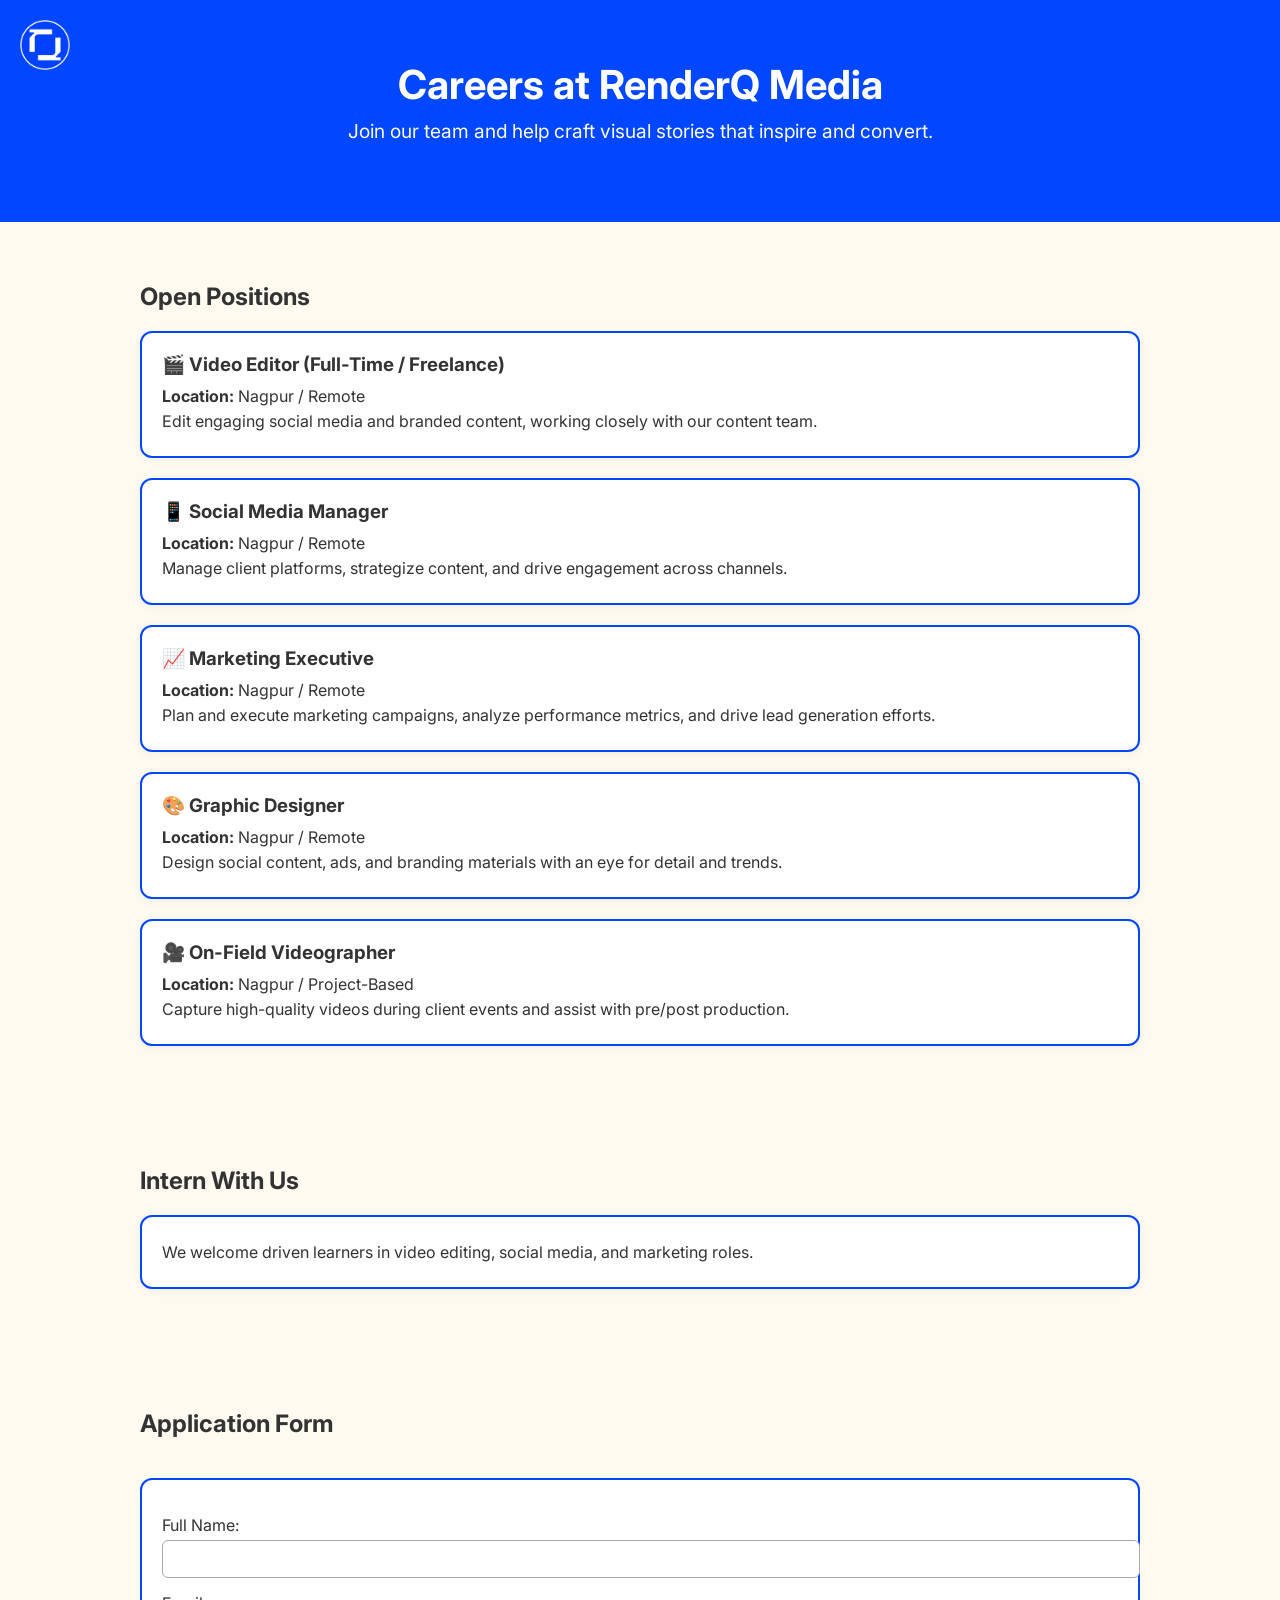
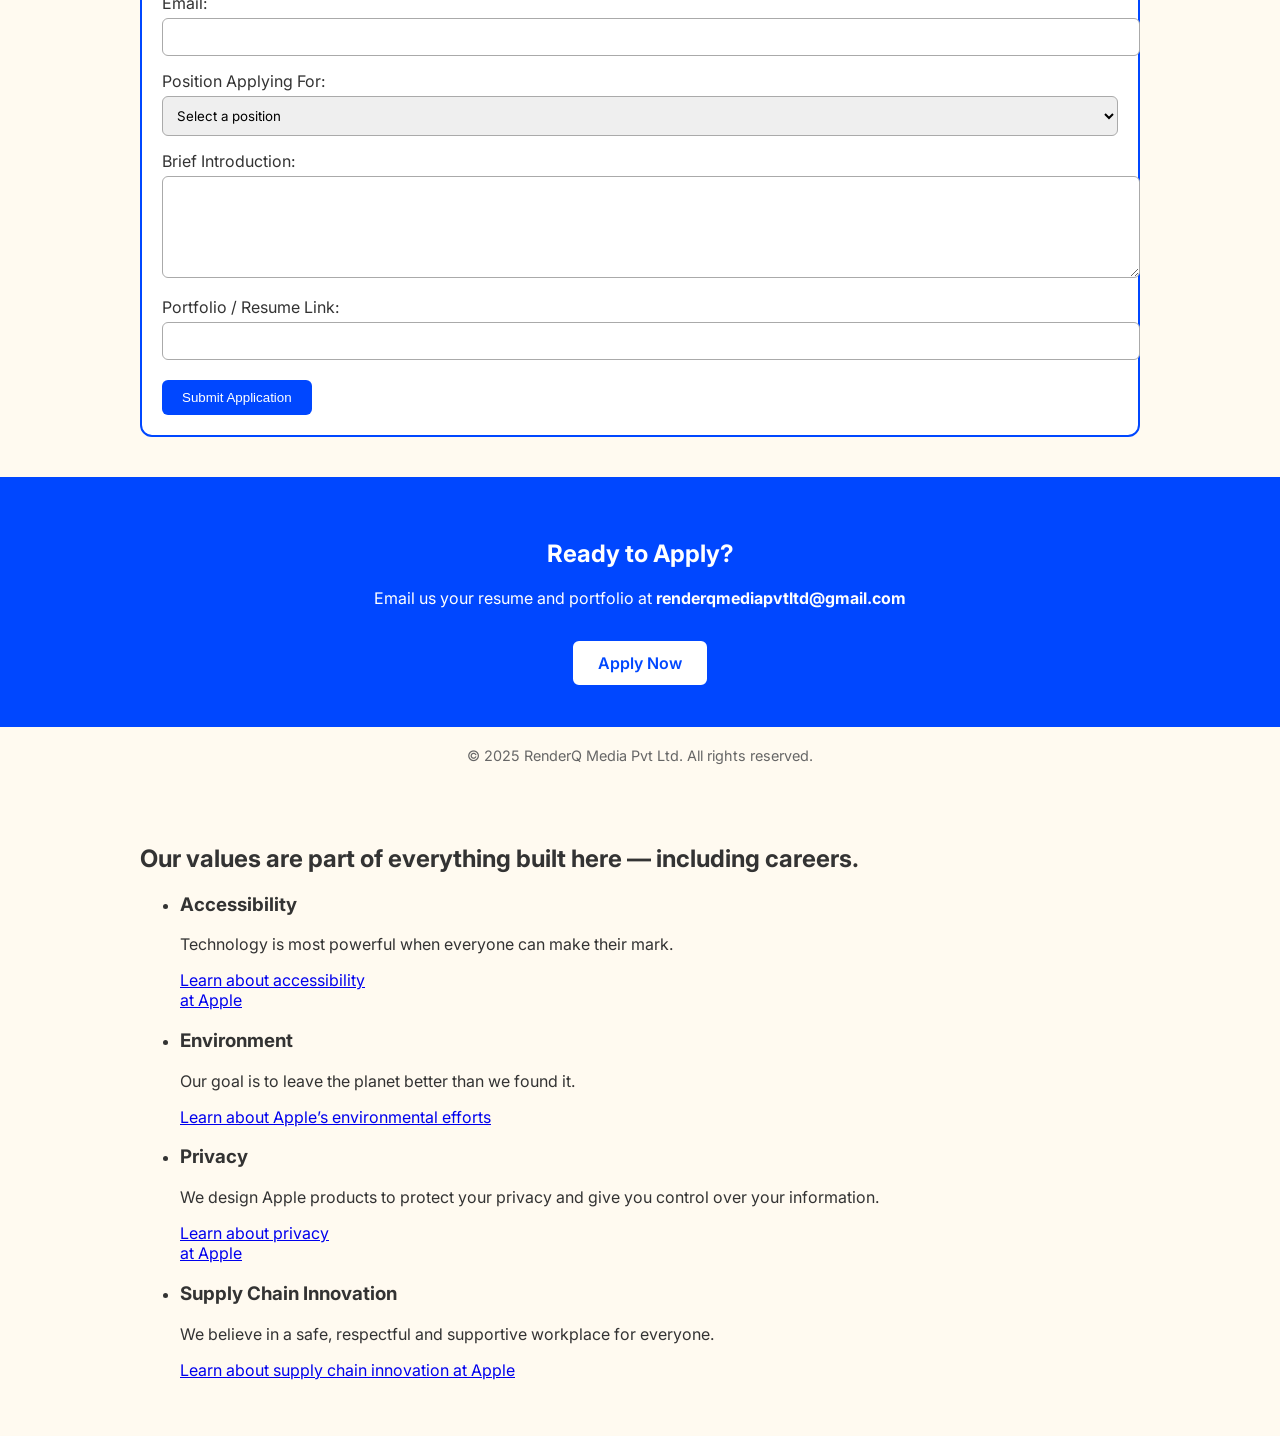
<file: test.html>
<!DOCTYPE html>
<html lang="en">
<head>
  <meta charset="UTF-8" />
  <meta name="viewport" content="width=device-width, initial-scale=1.0" />
  <title>Careers at RenderQ Media</title>
  <link rel="shortcut icon" href="img/logo/RQ-BlueBg 4.png" type="image/x-icon">
  <link href="https://fonts.googleapis.com/css2?family=Inter:wght@400;600;800&display=swap" rel="stylesheet">
  <style>
    body {
      font-family: 'Inter', sans-serif;
      margin: 0;
      padding: 0;
      background: #fffaf0;
      color: #333;
    }
    header {
      background-color: #0047FF;
      color: #fff;
      padding: 60px 20px;
      text-align: center;
      position: relative;
    }
    header img.logo {
      position: absolute;
      top: 20px;
      left: 20px;
      height: 50px;
    }
    header h1 {
      margin: 0;
      font-size: 2.5rem;
    }
    header p {
      margin-top: 10px;
      font-size: 1.2rem;
    }
    section {
      padding: 40px 20px;
      max-width: 1000px;
      margin: auto;
    }
    .job {
      background: #fff;
      padding: 20px;
      margin: 20px 0;
      border: 2px solid #0047FF;
      border-radius: 12px;
      box-shadow: 0 2px 10px rgba(0,0,0,0.05);
    }
    .job a {
      text-decoration: none;
      color: inherit;
    }
    .job h3 {
      margin: 0 0 10px;
    }
    .job p {
      margin: 5px 0;
    }
    .cta {
      background-color: #0047FF;
      color: #fff;
      text-align: center;
      padding: 40px 20px;
      border-top: 2px solid #0047FF;
    }
    .cta a {
      display: inline-block;
      margin-top: 15px;
      padding: 12px 25px;
      background-color: #fff;
      color: #0047FF;
      text-decoration: none;
      font-weight: 600;
      border-radius: 8px;
      border: 2px solid #0047FF;
    }
    form {
      margin-top: 40px;
      background: #fff;
      padding: 20px;
      border: 2px solid #0047FF;
      border-radius: 12px;
    }
    form label {
      display: block;
      margin-top: 15px;
    }
    form input,
    form select,
    form textarea {
      width: 100%;
      padding: 10px;
      margin-top: 5px;
      border: 1px solid #aaa;
      border-radius: 6px;
      font-family: inherit;
    }
    form button {
      margin-top: 20px;
      padding: 10px 20px;
      background: #0047FF;
      color: #fff;
      border: none;
      border-radius: 6px;
      cursor: pointer;
    }
    footer {
      text-align: center;
      padding: 20px;
      font-size: 0.9rem;
      color: #666;
    }
  </style>
</head>
<body>
  <header>
    <img src="img/logo/RQ-BlueBg 4.png" alt="RenderQ Logo" class="logo" />
    <h1>Careers at RenderQ Media</h1>
    <p>Join our team and help craft visual stories that inspire and convert.</p>
  </header>

  <section>
    <h2>Open Positions</h2>

    <div class="job">
      <a href="#application-form"><h3>🎬 Video Editor (Full-Time / Freelance)</h3></a>
      <p><strong>Location:</strong> Nagpur / Remote</p>
      <p>Edit engaging social media and branded content, working closely with our content team.</p>
    </div>

    <div class="job">
      <a href="#application-form"><h3>📱 Social Media Manager</h3></a>
      <p><strong>Location:</strong> Nagpur / Remote</p>
      <p>Manage client platforms, strategize content, and drive engagement across channels.</p>
    </div>

    <div class="job">
      <a href="#application-form"><h3>📈 Marketing Executive</h3></a>
      <p><strong>Location:</strong> Nagpur / Remote</p>
      <p>Plan and execute marketing campaigns, analyze performance metrics, and drive lead generation efforts.</p>
    </div>

    <div class="job">
      <a href="#application-form"><h3>🎨 Graphic Designer</h3></a>
      <p><strong>Location:</strong> Nagpur / Remote</p>
      <p>Design social content, ads, and branding materials with an eye for detail and trends.</p>
    </div>

    <div class="job">
      <a href="#application-form"><h3>🎥 On-Field Videographer</h3></a>
      <p><strong>Location:</strong> Nagpur / Project-Based</p>
      <p>Capture high-quality videos during client events and assist with pre/post production.</p>
    </div>
  </section>

  <section>
    <h2>Intern With Us</h2>
    <div class="job">
      <a href="#application-form"><p>We welcome driven learners in video editing, social media, and marketing roles.</p></a>
    </div>
  </section>

  <section id="application-form">
    <h2>Application Form</h2>
    <form action="https://formspree.io/f/mqaqvqvw" method="POST" enctype="text/plain">
      <label for="name">Full Name:</label>
      <input type="text" id="name" name="name" required>

      <label for="email">Email:</label>
      <input type="email" id="email" name="email" required>

      <label for="position">Position Applying For:</label>
      <select id="position" name="position" required>
        <option value="">Select a position</option>
        <option value="Video Editor">🎬 Video Editor</option>
        <option value="Social Media Manager">📱 Social Media Manager</option>
        <option value="Marketing Executive">📈 Marketing Executive</option>
        <option value="Graphic Designer">🎨 Graphic Designer</option>
        <option value="Videographer">🎥 On-Field Videographer</option>
        <option value="Intern">💼 Internship</option>
      </select>

      <label for="message">Brief Introduction:</label>
      <textarea id="message" name="message" rows="5" required></textarea>

      <label for="portfolio">Portfolio / Resume Link:</label>
      <input type="url" id="portfolio" name="portfolio">

      <button type="submit">Submit Application</button>
    </form>
  </section>

  <div class="cta">
    <h2>Ready to Apply?</h2>
    <p>Email us your resume and portfolio at <strong>renderqmediapvtltd@gmail.com</strong></p>
    <a href="#application-form">Apply Now</a>
  </div>

  <footer>
    &copy; 2025 RenderQ Media Pvt Ltd. All rights reserved.
  </footer>
</body>

<!--
APPLE
-->
</html>
<section class="benefits-section life-at-apple-section__light" data-panel-analytics-key="{&quot;detail&quot;:{&quot;partial_name&quot;:&quot;our-values&quot;}}" data-benefits-section-component="{}">
      <div class="content-container">
        <div class="headline-content-container">
          <h2 class="headline-black t-hero-headline">
              <span role="text" aria-label="Our values are part of everything built here — including careers.">
                Our values are <span class="gradient-full">part of everything</span> built here — including careers.
        </span>
          </h2>
        </div>
        <div class="callout-container">
          <ul role="list" class="row benefits-section-unordered-list">
            
              <li class="column large-6 medium-12">
                <div class="callout benefits-callout">
                  <div>
                    <div class="callout-headline-container">
                      <h3 class="headline-black t-hero-headline">Accessibility</h3>
                    </div>
                    <div class="callback-content-container">
                      <p class="t-callout">Technology is most powerful when everyone can make their mark.</p>
                    </div>
                  </div>
                  <a href="https://www.apple.com/in/accessibility/" class="more callout-anchor">Learn about accessibility<br class="small-show large-hide medium-hide" /> at Apple</a>
                </div>
              </li>
            
              <li class="column large-6 medium-12">
                <div class="callout benefits-callout">
                  <div>
                    <div class="callout-headline-container">
                      <h3 class="headline-black t-hero-headline">Environment</h3>
                    </div>
                    <div class="callback-content-container">
                      <p class="t-callout">Our goal is to leave the planet better than we found it.</p>
                    </div>
                  </div>
                  <a href="https://www.apple.com/in/environment/" class="more callout-anchor">Learn about Apple’s environmental efforts</a>
                </div>
              </li>
            
              <li class="column large-6 medium-12">
                <div class="callout benefits-callout">
                  <div>
                    <div class="callout-headline-container">
                      <h3 class="headline-black t-hero-headline">Privacy</h3>
                    </div>
                    <div class="callback-content-container">
                      <p class="t-callout">We design Apple products to protect your privacy and give you control over your information.</p>
                    </div>
                  </div>
                  <a href="https://www.apple.com/in/privacy/" class="more callout-anchor">Learn about privacy<br class="small-show large-hide medium-hide" /> at Apple</a>
                </div>
              </li>
            
              <li class="column large-6 medium-12">
                <div class="callout benefits-callout">
                  <div>
                    <div class="callout-headline-container">
                      <h3 class="headline-black t-hero-headline">Supply Chain Innovation</h3>
                    </div>
                    <div class="callback-content-container">
                      <p class="t-callout">We believe in a safe, respectful and supportive workplace for everyone.</p>
                    </div>
                  </div>
                  <a href="https://www.apple.com/in/supplier-responsibility/" class="more callout-anchor">Learn about supply chain innovation at Apple</a>
                </div>
              </li>
            
          </ul>
        </div>
      </div>
    </section>
</file>
<file: css/elegant-icons.css>
@font-face {
	font-family: 'ElegantIcons';
	src:url('../fonts/ElegantIcons.eot');
	src:url('../fonts/ElegantIcons.eot?#iefix') format('embedded-opentype'),
		url('../fonts/ElegantIcons.woff') format('woff'),
		url('../fonts/ElegantIcons.ttf') format('truetype'),
		url('../fonts/ElegantIcons.svg#ElegantIcons') format('svg');
	font-weight: normal;
	font-style: normal;
}

/* Use the following CSS code if you want to use data attributes for inserting your icons */
[data-icon]:before {
	font-family: 'ElegantIcons';
	content: attr(data-icon);
	speak: none;
	font-weight: normal;
	font-variant: normal;
	text-transform: none;
	line-height: 1;
	-webkit-font-smoothing: antialiased;
	-moz-osx-font-smoothing: grayscale;
}

/* Use the following CSS code if you want to have a class per icon */
/*
Instead of a list of all class selectors,
you can use the generic selector below, but it's slower:
[class*="your-class-prefix"] {
*/
.arrow_up, .arrow_down, .arrow_left, .arrow_right, .arrow_left-up, .arrow_right-up, .arrow_right-down, .arrow_left-down, .arrow-up-down, .arrow_up-down_alt, .arrow_left-right_alt, .arrow_left-right, .arrow_expand_alt2, .arrow_expand_alt, .arrow_condense, .arrow_expand, .arrow_move, .arrow_carrot-up, .arrow_carrot-down, .arrow_carrot-left, .arrow_carrot-right, .arrow_carrot-2up, .arrow_carrot-2down, .arrow_carrot-2left, .arrow_carrot-2right, .arrow_carrot-up_alt2, .arrow_carrot-down_alt2, .arrow_carrot-left_alt2, .arrow_carrot-right_alt2, .arrow_carrot-2up_alt2, .arrow_carrot-2down_alt2, .arrow_carrot-2left_alt2, .arrow_carrot-2right_alt2, .arrow_triangle-up, .arrow_triangle-down, .arrow_triangle-left, .arrow_triangle-right, .arrow_triangle-up_alt2, .arrow_triangle-down_alt2, .arrow_triangle-left_alt2, .arrow_triangle-right_alt2, .arrow_back, .icon_minus-06, .icon_plus, .icon_close, .icon_check, .icon_minus_alt2, .icon_plus_alt2, .icon_close_alt2, .icon_check_alt2, .icon_zoom-out_alt, .icon_zoom-in_alt, .icon_search, .icon_box-empty, .icon_box-selected, .icon_minus-box, .icon_plus-box, .icon_box-checked, .icon_circle-empty, .icon_circle-slelected, .icon_stop_alt2, .icon_stop, .icon_pause_alt2, .icon_pause, .icon_menu, .icon_menu-square_alt2, .icon_menu-circle_alt2, .icon_ul, .icon_ol, .icon_adjust-horiz, .icon_adjust-vert, .icon_document_alt, .icon_documents_alt, .icon_pencil, .icon_pencil-edit_alt, .icon_pencil-edit, .icon_folder-alt, .icon_folder-open_alt, .icon_folder-add_alt, .icon_info_alt, .icon_error-oct_alt, .icon_error-circle_alt, .icon_error-triangle_alt, .icon_question_alt2, .icon_question, .icon_comment_alt, .icon_chat_alt, .icon_vol-mute_alt, .icon_volume-low_alt, .icon_volume-high_alt, .icon_quotations, .icon_quotations_alt2, .icon_clock_alt, .icon_lock_alt, .icon_lock-open_alt, .icon_key_alt, .icon_cloud_alt, .icon_cloud-upload_alt, .icon_cloud-download_alt, .icon_image, .icon_images, .icon_lightbulb_alt, .icon_gift_alt, .icon_house_alt, .icon_genius, .icon_mobile, .icon_tablet, .icon_laptop, .icon_desktop, .icon_camera_alt, .icon_mail_alt, .icon_cone_alt, .icon_ribbon_alt, .icon_bag_alt, .icon_creditcard, .icon_cart_alt, .icon_paperclip, .icon_tag_alt, .icon_tags_alt, .icon_trash_alt, .icon_cursor_alt, .icon_mic_alt, .icon_compass_alt, .icon_pin_alt, .icon_pushpin_alt, .icon_map_alt, .icon_drawer_alt, .icon_toolbox_alt, .icon_book_alt, .icon_calendar, .icon_film, .icon_table, .icon_contacts_alt, .icon_headphones, .icon_lifesaver, .icon_piechart, .icon_refresh, .icon_link_alt, .icon_link, .icon_loading, .icon_blocked, .icon_archive_alt, .icon_heart_alt, .icon_star_alt, .icon_star-half_alt, .icon_star, .icon_star-half, .icon_tools, .icon_tool, .icon_cog, .icon_cogs, .arrow_up_alt, .arrow_down_alt, .arrow_left_alt, .arrow_right_alt, .arrow_left-up_alt, .arrow_right-up_alt, .arrow_right-down_alt, .arrow_left-down_alt, .arrow_condense_alt, .arrow_expand_alt3, .arrow_carrot_up_alt, .arrow_carrot-down_alt, .arrow_carrot-left_alt, .arrow_carrot-right_alt, .arrow_carrot-2up_alt, .arrow_carrot-2dwnn_alt, .arrow_carrot-2left_alt, .arrow_carrot-2right_alt, .arrow_triangle-up_alt, .arrow_triangle-down_alt, .arrow_triangle-left_alt, .arrow_triangle-right_alt, .icon_minus_alt, .icon_plus_alt, .icon_close_alt, .icon_check_alt, .icon_zoom-out, .icon_zoom-in, .icon_stop_alt, .icon_menu-square_alt, .icon_menu-circle_alt, .icon_document, .icon_documents, .icon_pencil_alt, .icon_folder, .icon_folder-open, .icon_folder-add, .icon_folder_upload, .icon_folder_download, .icon_info, .icon_error-circle, .icon_error-oct, .icon_error-triangle, .icon_question_alt, .icon_comment, .icon_chat, .icon_vol-mute, .icon_volume-low, .icon_volume-high, .icon_quotations_alt, .icon_clock, .icon_lock, .icon_lock-open, .icon_key, .icon_cloud, .icon_cloud-upload, .icon_cloud-download, .icon_lightbulb, .icon_gift, .icon_house, .icon_camera, .icon_mail, .icon_cone, .icon_ribbon, .icon_bag, .icon_cart, .icon_tag, .icon_tags, .icon_trash, .icon_cursor, .icon_mic, .icon_compass, .icon_pin, .icon_pushpin, .icon_map, .icon_drawer, .icon_toolbox, .icon_book, .icon_contacts, .icon_archive, .icon_heart, .icon_profile, .icon_group, .icon_grid-2x2, .icon_grid-3x3, .icon_music, .icon_pause_alt, .icon_phone, .icon_upload, .icon_download, .social_facebook, .social_twitter, .social_pinterest, .social_googleplus, .social_tumblr, .social_tumbleupon, .social_wordpress, .social_instagram, .social_dribbble, .social_vimeo, .social_linkedin, .social_rss, .social_deviantart, .social_share, .social_myspace, .social_skype, .social_youtube, .social_picassa, .social_googledrive, .social_flickr, .social_blogger, .social_spotify, .social_delicious, .social_facebook_circle, .social_twitter_circle, .social_pinterest_circle, .social_googleplus_circle, .social_tumblr_circle, .social_stumbleupon_circle, .social_wordpress_circle, .social_instagram_circle, .social_dribbble_circle, .social_vimeo_circle, .social_linkedin_circle, .social_rss_circle, .social_deviantart_circle, .social_share_circle, .social_myspace_circle, .social_skype_circle, .social_youtube_circle, .social_picassa_circle, .social_googledrive_alt2, .social_flickr_circle, .social_blogger_circle, .social_spotify_circle, .social_delicious_circle, .social_facebook_square, .social_twitter_square, .social_pinterest_square, .social_googleplus_square, .social_tumblr_square, .social_stumbleupon_square, .social_wordpress_square, .social_instagram_square, .social_dribbble_square, .social_vimeo_square, .social_linkedin_square, .social_rss_square, .social_deviantart_square, .social_share_square, .social_myspace_square, .social_skype_square, .social_youtube_square, .social_picassa_square, .social_googledrive_square, .social_flickr_square, .social_blogger_square, .social_spotify_square, .social_delicious_square, .icon_printer, .icon_calulator, .icon_building, .icon_floppy, .icon_drive, .icon_search-2, .icon_id, .icon_id-2, .icon_puzzle, .icon_like, .icon_dislike, .icon_mug, .icon_currency, .icon_wallet, .icon_pens, .icon_easel, .icon_flowchart, .icon_datareport, .icon_briefcase, .icon_shield, .icon_percent, .icon_globe, .icon_globe-2, .icon_target, .icon_hourglass, .icon_balance, .icon_rook, .icon_printer-alt, .icon_calculator_alt, .icon_building_alt, .icon_floppy_alt, .icon_drive_alt, .icon_search_alt, .icon_id_alt, .icon_id-2_alt, .icon_puzzle_alt, .icon_like_alt, .icon_dislike_alt, .icon_mug_alt, .icon_currency_alt, .icon_wallet_alt, .icon_pens_alt, .icon_easel_alt, .icon_flowchart_alt, .icon_datareport_alt, .icon_briefcase_alt, .icon_shield_alt, .icon_percent_alt, .icon_globe_alt, .icon_clipboard {
	font-family: 'ElegantIcons';
	speak: none;
	font-style: normal;
	font-weight: normal;
	font-variant: normal;
	text-transform: none;
	line-height: 1;
	-webkit-font-smoothing: antialiased;
}
.arrow_up:before {
	content: "\21";
}
.arrow_down:before {
	content: "\22";
}
.arrow_left:before {
	content: "\23";
}
.arrow_right:before {
	content: "\24";
}
.arrow_left-up:before {
	content: "\25";
}
.arrow_right-up:before {
	content: "\26";
}
.arrow_right-down:before {
	content: "\27";
}
.arrow_left-down:before {
	content: "\28";
}
.arrow-up-down:before {
	content: "\29";
}
.arrow_up-down_alt:before {
	content: "\2a";
}
.arrow_left-right_alt:before {
	content: "\2b";
}
.arrow_left-right:before {
	content: "\2c";
}
.arrow_expand_alt2:before {
	content: "\2d";
}
.arrow_expand_alt:before {
	content: "\2e";
}
.arrow_condense:before {
	content: "\2f";
}
.arrow_expand:before {
	content: "\30";
}
.arrow_move:before {
	content: "\31";
}
.arrow_carrot-up:before {
	content: "\32";
}
.arrow_carrot-down:before {
	content: "\33";
}
.arrow_carrot-left:before {
	content: "\34";
}
.arrow_carrot-right:before {
	content: "\35";
}
.arrow_carrot-2up:before {
	content: "\36";
}
.arrow_carrot-2down:before {
	content: "\37";
}
.arrow_carrot-2left:before {
	content: "\38";
}
.arrow_carrot-2right:before {
	content: "\39";
}
.arrow_carrot-up_alt2:before {
	content: "\3a";
}
.arrow_carrot-down_alt2:before {
	content: "\3b";
}
.arrow_carrot-left_alt2:before {
	content: "\3c";
}
.arrow_carrot-right_alt2:before {
	content: "\3d";
}
.arrow_carrot-2up_alt2:before {
	content: "\3e";
}
.arrow_carrot-2down_alt2:before {
	content: "\3f";
}
.arrow_carrot-2left_alt2:before {
	content: "\40";
}
.arrow_carrot-2right_alt2:before {
	content: "\41";
}
.arrow_triangle-up:before {
	content: "\42";
}
.arrow_triangle-down:before {
	content: "\43";
}
.arrow_triangle-left:before {
	content: "\44";
}
.arrow_triangle-right:before {
	content: "\45";
}
.arrow_triangle-up_alt2:before {
	content: "\46";
}
.arrow_triangle-down_alt2:before {
	content: "\47";
}
.arrow_triangle-left_alt2:before {
	content: "\48";
}
.arrow_triangle-right_alt2:before {
	content: "\49";
}
.arrow_back:before {
	content: "\4a";
}
.icon_minus-06:before {
	content: "\4b";
}
.icon_plus:before {
	content: "\4c";
}
.icon_close:before {
	content: "\4d";
}
.icon_check:before {
	content: "\4e";
}
.icon_minus_alt2:before {
	content: "\4f";
}
.icon_plus_alt2:before {
	content: "\50";
}
.icon_close_alt2:before {
	content: "\51";
}
.icon_check_alt2:before {
	content: "\52";
}
.icon_zoom-out_alt:before {
	content: "\53";
}
.icon_zoom-in_alt:before {
	content: "\54";
}
.icon_search:before {
	content: "\55";
}
.icon_box-empty:before {
	content: "\56";
}
.icon_box-selected:before {
	content: "\57";
}
.icon_minus-box:before {
	content: "\58";
}
.icon_plus-box:before {
	content: "\59";
}
.icon_box-checked:before {
	content: "\5a";
}
.icon_circle-empty:before {
	content: "\5b";
}
.icon_circle-slelected:before {
	content: "\5c";
}
.icon_stop_alt2:before {
	content: "\5d";
}
.icon_stop:before {
	content: "\5e";
}
.icon_pause_alt2:before {
	content: "\5f";
}
.icon_pause:before {
	content: "\60";
}
.icon_menu:before {
	content: "\61";
}
.icon_menu-square_alt2:before {
	content: "\62";
}
.icon_menu-circle_alt2:before {
	content: "\63";
}
.icon_ul:before {
	content: "\64";
}
.icon_ol:before {
	content: "\65";
}
.icon_adjust-horiz:before {
	content: "\66";
}
.icon_adjust-vert:before {
	content: "\67";
}
.icon_document_alt:before {
	content: "\68";
}
.icon_documents_alt:before {
	content: "\69";
}
.icon_pencil:before {
	content: "\6a";
}
.icon_pencil-edit_alt:before {
	content: "\6b";
}
.icon_pencil-edit:before {
	content: "\6c";
}
.icon_folder-alt:before {
	content: "\6d";
}
.icon_folder-open_alt:before {
	content: "\6e";
}
.icon_folder-add_alt:before {
	content: "\6f";
}
.icon_info_alt:before {
	content: "\70";
}
.icon_error-oct_alt:before {
	content: "\71";
}
.icon_error-circle_alt:before {
	content: "\72";
}
.icon_error-triangle_alt:before {
	content: "\73";
}
.icon_question_alt2:before {
	content: "\74";
}
.icon_question:before {
	content: "\75";
}
.icon_comment_alt:before {
	content: "\76";
}
.icon_chat_alt:before {
	content: "\77";
}
.icon_vol-mute_alt:before {
	content: "\78";
}
.icon_volume-low_alt:before {
	content: "\79";
}
.icon_volume-high_alt:before {
	content: "\7a";
}
.icon_quotations:before {
	content: "\7b";
}
.icon_quotations_alt2:before {
	content: "\7c";
}
.icon_clock_alt:before {
	content: "\7d";
}
.icon_lock_alt:before {
	content: "\7e";
}
.icon_lock-open_alt:before {
	content: "\e000";
}
.icon_key_alt:before {
	content: "\e001";
}
.icon_cloud_alt:before {
	content: "\e002";
}
.icon_cloud-upload_alt:before {
	content: "\e003";
}
.icon_cloud-download_alt:before {
	content: "\e004";
}
.icon_image:before {
	content: "\e005";
}
.icon_images:before {
	content: "\e006";
}
.icon_lightbulb_alt:before {
	content: "\e007";
}
.icon_gift_alt:before {
	content: "\e008";
}
.icon_house_alt:before {
	content: "\e009";
}
.icon_genius:before {
	content: "\e00a";
}
.icon_mobile:before {
	content: "\e00b";
}
.icon_tablet:before {
	content: "\e00c";
}
.icon_laptop:before {
	content: "\e00d";
}
.icon_desktop:before {
	content: "\e00e";
}
.icon_camera_alt:before {
	content: "\e00f";
}
.icon_mail_alt:before {
	content: "\e010";
}
.icon_cone_alt:before {
	content: "\e011";
}
.icon_ribbon_alt:before {
	content: "\e012";
}
.icon_bag_alt:before {
	content: "\e013";
}
.icon_creditcard:before {
	content: "\e014";
}
.icon_cart_alt:before {
	content: "\e015";
}
.icon_paperclip:before {
	content: "\e016";
}
.icon_tag_alt:before {
	content: "\e017";
}
.icon_tags_alt:before {
	content: "\e018";
}
.icon_trash_alt:before {
	content: "\e019";
}
.icon_cursor_alt:before {
	content: "\e01a";
}
.icon_mic_alt:before {
	content: "\e01b";
}
.icon_compass_alt:before {
	content: "\e01c";
}
.icon_pin_alt:before {
	content: "\e01d";
}
.icon_pushpin_alt:before {
	content: "\e01e";
}
.icon_map_alt:before {
	content: "\e01f";
}
.icon_drawer_alt:before {
	content: "\e020";
}
.icon_toolbox_alt:before {
	content: "\e021";
}
.icon_book_alt:before {
	content: "\e022";
}
.icon_calendar:before {
	content: "\e023";
}
.icon_film:before {
	content: "\e024";
}
.icon_table:before {
	content: "\e025";
}
.icon_contacts_alt:before {
	content: "\e026";
}
.icon_headphones:before {
	content: "\e027";
}
.icon_lifesaver:before {
	content: "\e028";
}
.icon_piechart:before {
	content: "\e029";
}
.icon_refresh:before {
	content: "\e02a";
}
.icon_link_alt:before {
	content: "\e02b";
}
.icon_link:before {
	content: "\e02c";
}
.icon_loading:before {
	content: "\e02d";
}
.icon_blocked:before {
	content: "\e02e";
}
.icon_archive_alt:before {
	content: "\e02f";
}
.icon_heart_alt:before {
	content: "\e030";
}
.icon_star_alt:before {
	content: "\e031";
}
.icon_star-half_alt:before {
	content: "\e032";
}
.icon_star:before {
	content: "\e033";
}
.icon_star-half:before {
	content: "\e034";
}
.icon_tools:before {
	content: "\e035";
}
.icon_tool:before {
	content: "\e036";
}
.icon_cog:before {
	content: "\e037";
}
.icon_cogs:before {
	content: "\e038";
}
.arrow_up_alt:before {
	content: "\e039";
}
.arrow_down_alt:before {
	content: "\e03a";
}
.arrow_left_alt:before {
	content: "\e03b";
}
.arrow_right_alt:before {
	content: "\e03c";
}
.arrow_left-up_alt:before {
	content: "\e03d";
}
.arrow_right-up_alt:before {
	content: "\e03e";
}
.arrow_right-down_alt:before {
	content: "\e03f";
}
.arrow_left-down_alt:before {
	content: "\e040";
}
.arrow_condense_alt:before {
	content: "\e041";
}
.arrow_expand_alt3:before {
	content: "\e042";
}
.arrow_carrot_up_alt:before {
	content: "\e043";
}
.arrow_carrot-down_alt:before {
	content: "\e044";
}
.arrow_carrot-left_alt:before {
	content: "\e045";
}
.arrow_carrot-right_alt:before {
	content: "\e046";
}
.arrow_carrot-2up_alt:before {
	content: "\e047";
}
.arrow_carrot-2dwnn_alt:before {
	content: "\e048";
}
.arrow_carrot-2left_alt:before {
	content: "\e049";
}
.arrow_carrot-2right_alt:before {
	content: "\e04a";
}
.arrow_triangle-up_alt:before {
	content: "\e04b";
}
.arrow_triangle-down_alt:before {
	content: "\e04c";
}
.arrow_triangle-left_alt:before {
	content: "\e04d";
}
.arrow_triangle-right_alt:before {
	content: "\e04e";
}
.icon_minus_alt:before {
	content: "\e04f";
}
.icon_plus_alt:before {
	content: "\e050";
}
.icon_close_alt:before {
	content: "\e051";
}
.icon_check_alt:before {
	content: "\e052";
}
.icon_zoom-out:before {
	content: "\e053";
}
.icon_zoom-in:before {
	content: "\e054";
}
.icon_stop_alt:before {
	content: "\e055";
}
.icon_menu-square_alt:before {
	content: "\e056";
}
.icon_menu-circle_alt:before {
	content: "\e057";
}
.icon_document:before {
	content: "\e058";
}
.icon_documents:before {
	content: "\e059";
}
.icon_pencil_alt:before {
	content: "\e05a";
}
.icon_folder:before {
	content: "\e05b";
}
.icon_folder-open:before {
	content: "\e05c";
}
.icon_folder-add:before {
	content: "\e05d";
}
.icon_folder_upload:before {
	content: "\e05e";
}
.icon_folder_download:before {
	content: "\e05f";
}
.icon_info:before {
	content: "\e060";
}
.icon_error-circle:before {
	content: "\e061";
}
.icon_error-oct:before {
	content: "\e062";
}
.icon_error-triangle:before {
	content: "\e063";
}
.icon_question_alt:before {
	content: "\e064";
}
.icon_comment:before {
	content: "\e065";
}
.icon_chat:before {
	content: "\e066";
}
.icon_vol-mute:before {
	content: "\e067";
}
.icon_volume-low:before {
	content: "\e068";
}
.icon_volume-high:before {
	content: "\e069";
}
.icon_quotations_alt:before {
	content: "\e06a";
}
.icon_clock:before {
	content: "\e06b";
}
.icon_lock:before {
	content: "\e06c";
}
.icon_lock-open:before {
	content: "\e06d";
}
.icon_key:before {
	content: "\e06e";
}
.icon_cloud:before {
	content: "\e06f";
}
.icon_cloud-upload:before {
	content: "\e070";
}
.icon_cloud-download:before {
	content: "\e071";
}
.icon_lightbulb:before {
	content: "\e072";
}
.icon_gift:before {
	content: "\e073";
}
.icon_house:before {
	content: "\e074";
}
.icon_camera:before {
	content: "\e075";
}
.icon_mail:before {
	content: "\e076";
}
.icon_cone:before {
	content: "\e077";
}
.icon_ribbon:before {
	content: "\e078";
}
.icon_bag:before {
	content: "\e079";
}
.icon_cart:before {
	content: "\e07a";
}
.icon_tag:before {
	content: "\e07b";
}
.icon_tags:before {
	content: "\e07c";
}
.icon_trash:before {
	content: "\e07d";
}
.icon_cursor:before {
	content: "\e07e";
}
.icon_mic:before {
	content: "\e07f";
}
.icon_compass:before {
	content: "\e080";
}
.icon_pin:before {
	content: "\e081";
}
.icon_pushpin:before {
	content: "\e082";
}
.icon_map:before {
	content: "\e083";
}
.icon_drawer:before {
	content: "\e084";
}
.icon_toolbox:before {
	content: "\e085";
}
.icon_book:before {
	content: "\e086";
}
.icon_contacts:before {
	content: "\e087";
}
.icon_archive:before {
	content: "\e088";
}
.icon_heart:before {
	content: "\e089";
}
.icon_profile:before {
	content: "\e08a";
}
.icon_group:before {
	content: "\e08b";
}
.icon_grid-2x2:before {
	content: "\e08c";
}
.icon_grid-3x3:before {
	content: "\e08d";
}
.icon_music:before {
	content: "\e08e";
}
.icon_pause_alt:before {
	content: "\e08f";
}
.icon_phone:before {
	content: "\e090";
}
.icon_upload:before {
	content: "\e091";
}
.icon_download:before {
	content: "\e092";
}
.social_facebook:before {
	content: "\e093";
}
.social_twitter:before {
	content: "\e094";
}
.social_pinterest:before {
	content: "\e095";
}
.social_googleplus:before {
	content: "\e096";
}
.social_tumblr:before {
	content: "\e097";
}
.social_tumbleupon:before {
	content: "\e098";
}
.social_wordpress:before {
	content: "\e099";
}
.social_instagram:before {
	content: "\e09a";
}
.social_dribbble:before {
	content: "\e09b";
}
.social_vimeo:before {
	content: "\e09c";
}
.social_linkedin:before {
	content: "\e09d";
}
.social_rss:before {
	content: "\e09e";
}
.social_deviantart:before {
	content: "\e09f";
}
.social_share:before {
	content: "\e0a0";
}
.social_myspace:before {
	content: "\e0a1";
}
.social_skype:before {
	content: "\e0a2";
}
.social_youtube:before {
	content: "\e0a3";
}
.social_picassa:before {
	content: "\e0a4";
}
.social_googledrive:before {
	content: "\e0a5";
}
.social_flickr:before {
	content: "\e0a6";
}
.social_blogger:before {
	content: "\e0a7";
}
.social_spotify:before {
	content: "\e0a8";
}
.social_delicious:before {
	content: "\e0a9";
}
.social_facebook_circle:before {
	content: "\e0aa";
}
.social_twitter_circle:before {
	content: "\e0ab";
}
.social_pinterest_circle:before {
	content: "\e0ac";
}
.social_googleplus_circle:before {
	content: "\e0ad";
}
.social_tumblr_circle:before {
	content: "\e0ae";
}
.social_stumbleupon_circle:before {
	content: "\e0af";
}
.social_wordpress_circle:before {
	content: "\e0b0";
}
.social_instagram_circle:before {
	content: "\e0b1";
}
.social_dribbble_circle:before {
	content: "\e0b2";
}
.social_vimeo_circle:before {
	content: "\e0b3";
}
.social_linkedin_circle:before {
	content: "\e0b4";
}
.social_rss_circle:before {
	content: "\e0b5";
}
.social_deviantart_circle:before {
	content: "\e0b6";
}
.social_share_circle:before {
	content: "\e0b7";
}
.social_myspace_circle:before {
	content: "\e0b8";
}
.social_skype_circle:before {
	content: "\e0b9";
}
.social_youtube_circle:before {
	content: "\e0ba";
}
.social_picassa_circle:before {
	content: "\e0bb";
}
.social_googledrive_alt2:before {
	content: "\e0bc";
}
.social_flickr_circle:before {
	content: "\e0bd";
}
.social_blogger_circle:before {
	content: "\e0be";
}
.social_spotify_circle:before {
	content: "\e0bf";
}
.social_delicious_circle:before {
	content: "\e0c0";
}
.social_facebook_square:before {
	content: "\e0c1";
}
.social_twitter_square:before {
	content: "\e0c2";
}
.social_pinterest_square:before {
	content: "\e0c3";
}
.social_googleplus_square:before {
	content: "\e0c4";
}
.social_tumblr_square:before {
	content: "\e0c5";
}
.social_stumbleupon_square:before {
	content: "\e0c6";
}
.social_wordpress_square:before {
	content: "\e0c7";
}
.social_instagram_square:before {
	content: "\e0c8";
}
.social_dribbble_square:before {
	content: "\e0c9";
}
.social_vimeo_square:before {
	content: "\e0ca";
}
.social_linkedin_square:before {
	content: "\e0cb";
}
.social_rss_square:before {
	content: "\e0cc";
}
.social_deviantart_square:before {
	content: "\e0cd";
}
.social_share_square:before {
	content: "\e0ce";
}
.social_myspace_square:before {
	content: "\e0cf";
}
.social_skype_square:before {
	content: "\e0d0";
}
.social_youtube_square:before {
	content: "\e0d1";
}
.social_picassa_square:before {
	content: "\e0d2";
}
.social_googledrive_square:before {
	content: "\e0d3";
}
.social_flickr_square:before {
	content: "\e0d4";
}
.social_blogger_square:before {
	content: "\e0d5";
}
.social_spotify_square:before {
	content: "\e0d6";
}
.social_delicious_square:before {
	content: "\e0d7";
}
.icon_printer:before {
	content: "\e103";
}
.icon_calulator:before {
	content: "\e0ee";
}
.icon_building:before {
	content: "\e0ef";
}
.icon_floppy:before {
	content: "\e0e8";
}
.icon_drive:before {
	content: "\e0ea";
}
.icon_search-2:before {
	content: "\e101";
}
.icon_id:before {
	content: "\e107";
}
.icon_id-2:before {
	content: "\e108";
}
.icon_puzzle:before {
	content: "\e102";
}
.icon_like:before {
	content: "\e106";
}
.icon_dislike:before {
	content: "\e0eb";
}
.icon_mug:before {
	content: "\e105";
}
.icon_currency:before {
	content: "\e0ed";
}
.icon_wallet:before {
	content: "\e100";
}
.icon_pens:before {
	content: "\e104";
}
.icon_easel:before {
	content: "\e0e9";
}
.icon_flowchart:before {
	content: "\e109";
}
.icon_datareport:before {
	content: "\e0ec";
}
.icon_briefcase:before {
	content: "\e0fe";
}
.icon_shield:before {
	content: "\e0f6";
}
.icon_percent:before {
	content: "\e0fb";
}
.icon_globe:before {
	content: "\e0e2";
}
.icon_globe-2:before {
	content: "\e0e3";
}
.icon_target:before {
	content: "\e0f5";
}
.icon_hourglass:before {
	content: "\e0e1";
}
.icon_balance:before {
	content: "\e0ff";
}
.icon_rook:before {
	content: "\e0f8";
}
.icon_printer-alt:before {
	content: "\e0fa";
}
.icon_calculator_alt:before {
	content: "\e0e7";
}
.icon_building_alt:before {
	content: "\e0fd";
}
.icon_floppy_alt:before {
	content: "\e0e4";
}
.icon_drive_alt:before {
	content: "\e0e5";
}
.icon_search_alt:before {
	content: "\e0f7";
}
.icon_id_alt:before {
	content: "\e0e0";
}
.icon_id-2_alt:before {
	content: "\e0fc";
}
.icon_puzzle_alt:before {
	content: "\e0f9";
}
.icon_like_alt:before {
	content: "\e0dd";
}
.icon_dislike_alt:before {
	content: "\e0f1";
}
.icon_mug_alt:before {
	content: "\e0dc";
}
.icon_currency_alt:before {
	content: "\e0f3";
}
.icon_wallet_alt:before {
	content: "\e0d8";
}
.icon_pens_alt:before {
	content: "\e0db";
}
.icon_easel_alt:before {
	content: "\e0f0";
}
.icon_flowchart_alt:before {
	content: "\e0df";
}
.icon_datareport_alt:before {
	content: "\e0f2";
}
.icon_briefcase_alt:before {
	content: "\e0f4";
}
.icon_shield_alt:before {
	content: "\e0d9";
}
.icon_percent_alt:before {
	content: "\e0da";
}
.icon_globe_alt:before {
	content: "\e0de";
}
.icon_clipboard:before {
	content: "\e0e6";
}


	.glyph {
		float: left;
		text-align: center;
		padding: .75em;
		margin: .4em 1.5em .75em 0;
		width: 6em;
text-shadow: none;
	}
        .glyph_big {
        font-size: 128px;
        color: #59c5dc;
        float: left;
        margin-right: 20px;
        }

        .glyph div { padding-bottom: 10px;}

	.glyph input {
		font-family: consolas, monospace;
		font-size: 12px;
		width: 100%;
		text-align: center;
		border: 0;
		box-shadow: 0 0 0 1px #ccc;
		padding: .2em;
                -moz-border-radius: 5px;
                -webkit-border-radius: 5px;
	}
	.centered {
		margin-left: auto;
		margin-right: auto;
	}
	.glyph .fs1 {
		font-size: 2em;
	}
</file>
<file: css/style.css>
/******************************************************************
  Template Name: Dreams
  Description: DreaSectionherms wedding template
  Author: Colorib
  Author URI: https://colorlib.com/
  Version: 1.0
  Created: Colorib
******************************************************************/
/*------------------------------------------------------------------
[Table of contents]

1.  Template default CSS
	1.1	Variables
	1.2	Mixins
	1.3	Flexbox
	1.4	Reset
2.  Helper Css
3.  Header Section
4.  Hero Section
5.  Services Section
6.  Counter Section
7.  Team Section
8.  Latest Section
9.  Contact
10.  Footer Style
-------------------------------------------------------------------*/
/*----------------------------------------*/
/* Template default CSS
/*----------------------------------------*/
html,
body {
  height: 100%;
  font-family: "Josefin Sans", sans-serif;
  -webkit-font-smoothing: antialiased;
}

h1,
h2,
h3,
h4,
h5,
h6 {
  margin: 0;
  color: #111111;
  font-weight: 400;
  font-family: "Play", sans-serif;
}

h1 {
  font-size: 70px;
}

h2 {
  font-size: 36px;
}

h3 {
  font-size: 30px;
}

h4 {
  font-size: 24px;
}

h5 {
  font-size: 18px;
}

h6 {
  font-size: 16px;
}

p {
  font-size: 16px;
  font-family: "Josefin Sans", sans-serif;
  color: #adadad;
  font-weight: 400;
  line-height: 26px;
  margin: 0 0 15px 0;
}

img {
  max-width: 100%;
}

input:focus,
select:focus,
button:focus,
textarea:focus {
  outline: none;
}

a:hover,
a:focus {
  text-decoration: none;
  outline: none;
  color: #fff;
}

ul,
ol {
  padding: 0;
  margin: 0;
}

/*---------------------
  Helper CSS
-----------------------*/
.section-title {
  margin-bottom: 50px;
}
.section-title.center-title {
  text-align: center;
}
.section-title.center-title h2:after {
  right: 0;
  margin: 0 auto;
}
.section-title span {
  color: #ffffff;
  display: block;
  font-size: 16px;
  letter-spacing: 2px;
  text-transform: uppercase;
  margin-bottom: 6px;
}
.section-title h2 {
  color: #ffffff;
  font-weight: 700;
  text-transform: uppercase;
  position: relative;
  padding-bottom: 25px;
}
.section-title h2:after {
  position: absolute;
  left: 0;
  bottom: 0;
  height: 5px;
  width: 70px;
  background: #00bfe7;
  content: "";
}

.set-bg {
  background-repeat: no-repeat;
  background-size: cover;
  background-position: top center;
}

.spad {
  padding-top: 100px;
  padding-bottom: 100px;
}

.text-white h1,
.text-white h2,
.text-white h3,
.text-white h4,
.text-white h5,
.text-white h6,
.text-white p,
.text-white span,
.text-white li,
.text-white a {
  color: #fff;
}

/* buttons */
.primary-btn {
  display: inline-block;
  font-size: 15px;
  font-family: "Play", sans-serif;
  font-weight: 700;
  padding: 14px 32px 12px;
  color: #ffffff;
  text-transform: uppercase;
  letter-spacing: 2px;
  position: relative;
  z-index: 1;
}
.primary-btn:hover:before {
  height: 100%;
  width: 100%;
}
.primary-btn:hover:after {
  height: 100%;
  width: 100%;
}
.primary-btn:before {
  position: absolute;
  left: 0;
  top: 0;
  height: 30px;
  width: 30px;
  border-left: 2px solid #00bfe7;
  border-top: 2px solid #00bfe7;
  content: "";
  z-index: -1;
  -webkit-transition: all, 0.7s;
  -o-transition: all, 0.7s;
  transition: all, 0.7s;
}
.primary-btn:after {
  position: absolute;
  right: 0;
  bottom: 0;
  height: 30px;
  width: 30px;
  border-right: 2px solid #00bfe7;
  border-bottom: 2px solid #00bfe7;
  content: "";
  z-index: -1;
  -webkit-transition: all, 0.7s;
  -o-transition: all, 0.7s;
  transition: all, 0.7s;
}

.site-btn {
  font-size: 15px;
  color: #ffffff;
  background: #00bfe7;
  font-family: "Play", sans-serif;
  font-weight: 700;
  border: none;
  display: inline-block;
  text-transform: uppercase;
  letter-spacing: 2px;
  padding: 14px 34px 12px;
  width: 100%;
}

/* Preloder */
#preloder {
  position: fixed;
  width: 100%;
  height: 100%;
  top: 0;
  left: 0;
  z-index: 999999;
  background: #000;
}

.loader {
  width: 40px;
  height: 40px;
  position: absolute;
  top: 50%;
  left: 50%;
  margin-top: -13px;
  margin-left: -13px;
  border-radius: 60px;
  animation: loader 0.8s linear infinite;
  -webkit-animation: loader 0.8s linear infinite;
}

@keyframes loader {
  0% {
    -webkit-transform: rotate(0deg);
    transform: rotate(0deg);
    border: 4px solid #f44336;
    border-left-color: transparent;
  }
  50% {
    -webkit-transform: rotate(180deg);
    transform: rotate(180deg);
    border: 4px solid #673ab7;
    border-left-color: transparent;
  }
  100% {
    -webkit-transform: rotate(360deg);
    transform: rotate(360deg);
    border: 4px solid #f44336;
    border-left-color: transparent;
  }
}
@-webkit-keyframes loader {
  0% {
    -webkit-transform: rotate(0deg);
    border: 4px solid #f44336;
    border-left-color: transparent;
  }
  50% {
    -webkit-transform: rotate(180deg);
    border: 4px solid #673ab7;
    border-left-color: transparent;
  }
  100% {
    -webkit-transform: rotate(360deg);
    border: 4px solid #f44336;
    border-left-color: transparent;
  }
}
/*---------------------
  Header
-----------------------*/
.header {
  position: absolute;
  left: 0;
  top: 0;
  width: 100%;
  background: transparent;
  z-index: 9;
}

.header__logo {
  padding: 20px 0;
}
.header__logo a {
  display: inline-block;
}

.header__nav__option {
  text-align: right;
  padding: 28px 0px;
}

.header__nav__menu {
  display: inline-block;
  margin-right: 45px;
}
.header__nav__menu ul li {
  list-style: none;
  display: inline-block;
  margin-right: 45px;
  position: relative;
}
.header__nav__menu ul li.active a:after {
  -webkit-transform: scale(1);
      -ms-transform: scale(1);
          transform: scale(1);
}
.header__nav__menu ul li:hover a:after {
  -webkit-transform: scale(1);
      -ms-transform: scale(1);
          transform: scale(1);
}
.header__nav__menu ul li:hover .dropdown {
  top: 34px;
  opacity: 1;
  visibility: visible;
}
.header__nav__menu ul li:last-child {
  margin-right: 0;
}
.header__nav__menu ul li .dropdown {
  position: absolute;
  left: 0;
  top: 60px;
  width: 140px;
  background: #ffffff;
  text-align: left;
  padding: 2px 0;
  z-index: 9;
  opacity: 0;
  visibility: hidden;
  -webkit-transition: all, 0.3s;
  -o-transition: all, 0.3s;
  transition: all, 0.3s;
}
.header__nav__menu ul li .dropdown li {
  display: block;
  margin-right: 0;
}
.header__nav__menu ul li .dropdown li a {
  font-size: 14px;
  color: #111111;
  padding: 8px 20px;
  text-transform: capitalize;
}
.header__nav__menu ul li .dropdown li a:after {
  display: none;
}
.header__nav__menu ul li a {
  font-size: 15px;
  font-family: "Play", sans-serif;
  color: #ffffff;
  display: block;
  text-transform: uppercase;
  position: relative;
  padding: 6px 0;
}
.header__nav__menu ul li a:after {
  position: absolute;
  left: 0;
  bottom: 0;
  width: 100%;
  height: 2px;
  background: #00bfe7;
  content: "";
  -webkit-transform: scale(0);
      -ms-transform: scale(0);
          transform: scale(0);
  -webkit-transition: all, 0.3s;
  -o-transition: all, 0.3s;
  transition: all, 0.3s;
}

.header__nav__social {
  display: inline-block;
  position: relative;
  padding-left: 50px;
}
.header__nav__social:before {
  position: absolute;
  left: 0;
  top: 4px;
  height: 13px;
  width: 1px;
  background: rgba(225, 225, 225, 0.2);
  content: "";
}
.header__nav__social a {
  color: #ffffff;
  font-size: 15px;
  margin-right: 18px;
}
.header__nav__social a:last-child {
  margin-right: 0;
}

.slicknav_menu {
  display: none;
}

/*---------------------
  Hero
-----------------------*/
.hero__slider.owl-carousel .owl-item.active .hero__text span {
  top: 0;
  opacity: 1;
}
.hero__slider.owl-carousel .owl-item.active .hero__text h2 {
  top: 0;
  opacity: 1;
}
.hero__slider.owl-carousel .owl-item.active .hero__text .primary-btn {
  top: 0;
  opacity: 1;
}
.hero__slider.owl-carousel .owl-dots {
  position: absolute;
  left: 0;
  right: 0;
  bottom: 45px;
  width: 100%;
  max-width: 1140px;
  margin: 0 auto;
}
.hero__slider.owl-carousel .owl-dots button {
  color: #adadad;
  font-size: 18px;
  font-family: "Play", sans-serif;
  margin-right: 16px;
  position: relative;
  display: inline-block;
}
.hero__slider.owl-carousel .owl-dots button.active {
  color: #ffffff;
}
.hero__slider.owl-carousel .owl-dots button.active:after {
  background: #ffffff;
  height: 2px;
}
.hero__slider.owl-carousel .owl-dots button:after {
  position: absolute;
  left: 0;
  bottom: -6px;
  width: 100%;
  height: 1px;
  background: rgba(255, 255, 255, 0.3);
  content: "";
}
.hero__slider.owl-carousel .owl-dots button:last-child {
  margin-right: 0;
}

.hero__item {
  height: 684px;
  padding-top: 255px;
  background-size: cover;
  background-position: center center;
}
.hero__text span {
  color: #ffffff;
  display: block;
  font-size: 15px;
  letter-spacing: 2px;
  text-transform: uppercase;
  margin-bottom: 18px;
  position: relative;
  top: 100px;
  opacity: 0;
  -webkit-transition: all, 0.3s;
  -o-transition: all, 0.3s;
  transition: all, 0.3s;
}
.hero__text h2 {
  color: #ffffff;
  font-size: 60px;
  font-weight: 700;
  line-height: 70px;
  text-transform: uppercase;
  margin-bottom: 38px;
  position: relative;
  top: 100px;
  opacity: 0;
  -webkit-transition: all, 0.5s;
  -o-transition: all, 0.5s;
  transition: all, 0.5s;
}
.hero__text .primary-btn {
  position: relative;
  top: 100px;
  opacity: 0;
  -webkit-transition: all, 0.7s;
  -o-transition: all, 0.7s;
  transition: all, 0.7s;
}

/*---------------------
  Work
-----------------------*/
.work {
  overflow: hidden;
  background: #100028;
}

.work__gallery {
  margin-right: -10px;
}

.work__item {
  height: 311px !important;
  width: calc(16.67% - 10px);
  margin-right: 10px;
  margin-bottom: 10px;
  float: left;
  position: relative;
  overflow: hidden;
  display: -webkit-box;
  display: -ms-flexbox;
  display: flex;
  -webkit-box-align: center;
      -ms-flex-align: center;
          align-items: center;
  -webkit-box-pack: center;
      -ms-flex-pack: center;
          justify-content: center;
}
.work__item:hover .work__item__hover {
  bottom: 0;
}
.work__item.large__item {
  height: 633px !important;
  width: calc(33.33% - 10px);
}
.work__item.wide__item {
  width: calc(33.33% - 10px);
  height: 311px !important;
}
.work__item .play-btn {
  display: inline-block;
  color: #ffffff;
  font-size: 20px;
  height: 50px;
  width: 50px;
  line-height: 50px;
  text-align: center;
  border: 1px solid rgba(255, 255, 255, 0.7);
  border-radius: 50%;
}

.grid-sizer {
  width: calc(16.67% - 10px);
}

.work__item__hover {
  background: rgba(0, 0, 0, 0.5);
  position: absolute;
  left: 0;
  bottom: -300px;
  width: 100%;
  padding: 25px 30px 20px;
  -webkit-transition: all, 0.5s;
  -o-transition: all, 0.5s;
  transition: all, 0.5s;
}
.work__item__hover h4 {
  font-size: 22px;
  color: #ffffff;
  font-weight: 700;
}
.work__item__hover ul li {
  color: #adadad;
  list-style: none;
  font-size: 16px;
  margin-right: 23px;
  position: relative;
  display: inline-block;
}
.work__item__hover ul li:after {
  position: absolute;
  right: -18px;
  top: 1px;
  content: "/";
}
.work__item__hover ul li:last-child {
  margin-right: 0;
}
.work__item__hover ul li:last-child:after {
  display: none;
}

/*---------------------
  Counter
-----------------------*/
.counter {
  background: #100028;
  height: 840px;
  padding-top: 380px;
  overflow: hidden;
}

.counter__content {
  padding: 0px 50px;
}

.counter__item {
  background: #1a083d;
  -webkit-transform: rotate(45deg);
  -ms-transform: rotate(45deg);
      transform: rotate(45deg);
  height: 255px;
  width: 255px;
  display: -webkit-box;
  display: -ms-flexbox;
  display: flex;
  -webkit-box-align: center;
      -ms-flex-align: center;
          align-items: center;
  -webkit-box-pack: center;
      -ms-flex-pack: center;
          justify-content: center;
  text-align: center;
  position: relative;
  z-index: 1;
}
.counter__item::before {
  position: absolute;
  left: -1px;
  bottom: -2px;
  height: 636px;
  width: 636px;
  border-left: 1px solid #333333;
  border-top: 1px solid #333333;
  content: "";
  z-index: -1;
}
.counter__item.second__item {
  margin-top: -185px;
}
.counter__item.second__item:before {
  left: -316px;
  bottom: -65px;
  border-right: 1px solid #333333;
  border-bottom: 1px solid #333333;
  border-left: none;
  border-top: none;
}
.counter__item.four__item {
  margin-top: -185px;
}
.counter__item.four__item:before {
  left: -380px;
  bottom: -380px;
  border-right: 1px solid #333333;
  border-bottom: 1px solid #333333;
  border-left: none;
  border-top: none;
}
.counter__item.third__item:before {
  left: -65px;
  bottom: -317px;
}

.counter__item__text {
  -webkit-transform: rotate(-45deg);
  -ms-transform: rotate(-45deg);
      transform: rotate(-45deg);
}
.counter__item__text h2 {
  font-size: 60px;
  color: #ffffff;
  font-weight: 700;
  margin-bottom: 6px;
  margin-top: 18px;
}
.counter__item__text p {
  color: #ffffff;
  margin-bottom: 0;
}

/*---------------------
  Team
-----------------------*/
.team {
  padding-bottom: 90px;
}

.section-title.team__title {
  margin-bottom: 90px;
}

.team__item {
  height: 390px;
  position: relative;
  overflow: hidden;
}
.team__item:hover .team__item__text {
  bottom: 0;
}
.team__item.team__item--second {
  margin-top: -60px;
}
.team__item.team__item--third {
  margin-top: -120px;
}
.team__item.team__item--four {
  margin-top: -180px;
}

.team__item__text {
  text-align: center;
  position: absolute;
  left: 0;
  bottom: -500px;
  width: 100%;
  padding: 50px 0 30px;
  z-index: 1;
  -webkit-transition: all, 0.5s;
  -o-transition: all, 0.5s;
  transition: all, 0.5s;
}
.team__item__text:before {
  position: absolute;
  left: 0;
  top: 0;
  height: 100%;
  width: 100%;
  background: url(../img/team/team-hover.png);
  content: "";
  z-index: -1;
}
.team__item__text h4 {
  font-size: 22px;
  color: #ffffff;
  font-weight: 700;
  text-transform: uppercase;
  margin-bottom: 10px;
}
.team__item__text p {
  color: #ffffff;
  font-weight: 300px;
  margin-bottom: 12px;
}
.team__item__text .team__item__social a {
  color: #ffffff;
  display: inline-block;
  font-size: 15px;
  margin-right: 18px;
}
.team__item__text .team__item__social a:last-child {
  margin-right: 0;
}

.team__btn {
  position: absolute;
  right: 0;
  bottom: 0;
}

/*---------------------
  Latest
-----------------------*/
.latest {
  background: #100028;
  padding-bottom: 80px;
}

.blog__item.latest__item {
  margin-bottom: 0;
}
.blog__item.latest__item:hover {
  border: 1px solid #222222 !important;
  background: url(../img/blog/blog-1.jpg);
  background-size: cover;
}

.latest__slider.owl-carousel .owl-item .col-lg-4 {
  max-width: 100%;
}
.latest__slider.owl-carousel .owl-dots {
  text-align: center;
  padding-top: 35px;
}
.latest__slider.owl-carousel .owl-dots button {
  height: 8px;
  width: 8px;
  background: rgba(255, 255, 255, 0.2);
  border-radius: 50%;
  margin-right: 10px;
}
.latest__slider.owl-carousel .owl-dots button.active {
  background: #00bfe7;
}
.latest__slider.owl-carousel .owl-dots button:last-child {
  margin-right: 0;
}

/*---------------------
  Call To Active
-----------------------*/
.callto {
  padding-top: 130px;
}
.callto.sp__callto {
  padding-top: 0;
  background: #100028;
}

.callto__text h2 {
  color: #ffffff;
  font-size: 42px;
  font-weight: 700;
  line-height: 55px;
  margin-bottom: 22px;
}
.callto__text p {
  font-size: 15px;
  color: #ffffff;
  opacity: 0.7;
  text-transform: uppercase;
  margin-bottom: 55px;
}
.callto__text a {
  color: #ffffff;
  background: #00bfe7;
  font-size: 15px;
  font-weight: 700;
  font-family: "Play", sans-serif;
  letter-spacing: 2px;
  text-transform: uppercase;
  display: inline-block;
  padding: 14px 32px 12px;
}

/*---------------------
  Footer
-----------------------*/
.footer {
  background: #0a0119;
}

.footer__top {
  padding: 30px 0;
  border-bottom: 1px solid rgba(255, 255, 255, 0.1);
}

.footer__top__logo {
  line-height: 40px;
}
.footer__top__logo a {
  display: inline-block;
}

.footer__top__social {
  text-align: right;
}
.footer__top__social a {
  display: inline-block;
  font-size: 15px;
  color: #ffffff;
  height: 40px;
  width: 40px;
  background: rgba(255, 255, 255, 0.1);
  border-radius: 50%;
  line-height: 44px;
  text-align: center;
  margin-right: 6px;
}
.footer__top__social a:last-child {
  margin-right: 0;
}

.footer__option {
  padding-bottom: 35px;
  padding-top: 75px;
}

.footer__option__item {
  margin-bottom: 35px;
}
.footer__option__item h5 {
  color: #ffffff;
  font-weight: 700;
  margin-bottom: 35px;
}
.footer__option__item p {
  font-weight: 300;
  margin-bottom: 20px;
}
.footer__option__item .read__more {
  font-size: 16px;
  color: #ffffff;
}
.footer__option__item .read__more span {
  font-size: 16px;
  color: #ffffff;
  opacity: 0.5;
  position: relative;
  top: 4px;
  margin-left: 5px;
}
.footer__option__item ul li {
  list-style: none;
}
.footer__option__item ul li a {
  color: #adadad;
  font-size: 16px;
  font-weight: 300;
  line-height: 32px;
}
.footer__option__item form {
  position: relative;
}
.footer__option__item form input {
  height: 50px;
  width: 100%;
  padding-left: 20px;
  border: 1px solid #544E5E;
  background: transparent;
  font-size: 16px;
  color: #adadad;
}
.footer__option__item form input::-webkit-input-placeholder {
  color: #adadad;
}
.footer__option__item form input::-moz-placeholder {
  color: #adadad;
}
.footer__option__item form input:-ms-input-placeholder {
  color: #adadad;
}
.footer__option__item form input::-ms-input-placeholder {
  color: #adadad;
}
.footer__option__item form input::placeholder {
  color: #adadad;
}
.footer__option__item form button {
  font-size: 20px;
  color: #ffffff;
  border: none;
  height: 50px;
  width: 50px;
  background: #00bfe7;
  line-height: 50px;
  text-align: center;
  position: absolute;
  right: 0;
  top: 0;
}

.footer__copyright {
  border-top: 1px solid rgba(255, 255, 255, 0.1);
  padding: 30px 0;
}

.footer__copyright__text {
  margin-bottom: 0;
  font-weight: 300;
}
.footer__copyright__text i {
  color: #00bfe7;
}
.footer__copyright__text a {
  color: #00bfe7;
}

/*---------------------
  Breadcrumb
-----------------------*/
.breadcrumb-option {
  padding-top: 180px;
}

.breadcrumb__text h2 {
  color: #ffffff;
  font-size: 50px;
  font-weight: 700;
  margin-bottom: 12px;
}

.breadcrumb__links a {
  font-size: 16px;
  color: #ffffff;
  font-weight: 300;
  display: inline-block;
  margin-right: 32px;
  position: relative;
}
.breadcrumb__links a:after {
  position: absolute;
  right: -22px;
  top: -3px;
  content: "/";
  color: #adadad;
  font-size: 20px;
}
.breadcrumb__links span {
  font-size: 16px;
  color: #adadad;
  font-weight: 300;
  display: inline-block;
}

/*---------------------
  About
-----------------------*/
.about {
  background: #100028;
  padding-bottom: 150px;
}

.about__pic__item {
  height: 235px;
  margin-right: -10px;
  margin-bottom: 20px;
}
.about__pic__item.about__pic__item--large {
  height: 490px;
}

.about__text {
  padding-left: 30px;
}
.about__text .services__item .services__item__icon:after {
  border-color: #281A3E;
}

.about__text__desc {
  margin-top: -10px;
}

/*---------------------
  Testimonial
-----------------------*/
.testimonial {
  padding-bottom: 60px;
}

.testimonial__slider.owl-carousel .owl-item .col-lg-4 {
  max-width: 100%;
}
.testimonial__slider.owl-carousel .owl-dots {
  text-align: center;
  padding-top: 35px;
}
.testimonial__slider.owl-carousel .owl-dots button {
  height: 8px;
  width: 8px;
  background: rgba(255, 255, 255, 0.2);
  border-radius: 50%;
  margin-right: 10px;
}
.testimonial__slider.owl-carousel .owl-dots button.active {
  background: #00bfe7;
}
.testimonial__slider.owl-carousel .owl-dots button:last-child {
  margin-right: 0;
}

.testimonial__text {
  padding: 30px 40px 25px 30px;
  border: 1px solid #3D3A64;
  margin-bottom: 25px;
  position: relative;
  z-index: 9;
}
.testimonial__text P {
  color: #ffffff;
  font-size: 18px;
  font-weight: 300;
  font-style: italic;
  line-height: 30px;
  margin-bottom: 0;
}

.testimonial__author {
  display: flex;
  
align-items: center;
  padding-left: 30px;
}

.testimonial__author__pic {
  float: left;
  margin-right: 20px;
}
.testimonial__author__pic img {
  height: 80px;
  width: 80px;
  border-radius: 20%;
}

.testimonial__author__text {
  overflow: hidden;
}
.testimonial__author__text h5 {
  color: #ffffff;
  font-weight: 700;
  margin-bottom: 8px;
}
.testimonial__author__text span {
  color: #ffffff;
  font-size: 14px;
  font-weight: 300px;
  display: inline-block;
}

/*---------------------
  Services
-----------------------*/
.services {
  background: #100028;
  padding-bottom: 60px;
  padding-top: 110px;
}

.services__title p {
  margin-bottom: 45px;
}

.services__item {
  margin-bottom: 45px;
}
.services__item:hover .services__item__icon:after {
  -webkit-transform: rotate(45deg);
  -ms-transform: rotate(45deg);
      transform: rotate(45deg);
}
.services__item h4 {
  color: #ffffff;
  font-size: 22px;
  font-weight: 700;
  margin-top: 26px;
  margin-bottom: 18px;
}
.services__item p {
  margin-bottom: 0;
}

.services__item__icon {
  position: relative;
  height: 70px;
  width: 70px;
  line-height: 70px;
  text-align: center;
}
.services__item__icon:after {
  position: absolute;
  left: 0;
  top: 0;
  width: 100%;
  height: 100%;
  border: 2px solid #00bfe7;
  content: "";
  -webkit-transition: all, 0.5s;
  -o-transition: all, 0.5s;
  transition: all, 0.5s;
}

/*---------------------
  Services Page
-----------------------*/
.services-page {
  background: #100028;
  padding-bottom: 50px;
}

/*---------------------
  Logo
-----------------------*/
.logo {
  background: #100028;
  padding: 100px 20px;
}

.logo__carousel.owl-carousel .owl-item img {
  width: auto;
  display: inline-block;
}

/*---------------------
  Portfolio #100028
-----------------------*/
.portfolio {
  background: #100028;
}

.portfolio__filter {
  text-align: center;
  margin-bottom: 40px;
}
.portfolio__filter li {
  list-style: none;
  font-size: 16px;
  color: #adadad;
  margin-right: 5px;
  display: inline-block;
  cursor: pointer;
  padding: 6px 22px;
}
.portfolio__filter li.active {
  border: 1px solid #00bfe7;
}
.portfolio__filter li:last-child {
  margin-right: 0;
}

.portfolio__item {
  margin-bottom: 35px;
}
.portfolio__item:hover .portfolio__item__text h4:after {
  opacity: 1;
}

.portfolio__item__video {
  height: 240px;
  display: -webkit-box;
  display: -ms-flexbox;
  display: flex;
  -webkit-box-align: center;
      -ms-flex-align: center;
          align-items: center;
  -webkit-box-pack: center;
      -ms-flex-pack: center;
          justify-content: center;
  margin-bottom: 28px;
}
.portfolio__item__video .play-btn {
  display: inline-block;
  color: #ffffff;
  font-size: 20px;
  height: 50px;
  width: 50px;
  line-height: 50px;
  text-align: center;
  border: 1px solid rgba(255, 255, 255, 0.7);
  border-radius: 50%;
}

.portfolio__item__reel {
  height: 240px;
  display: -webkit-box;
  display: -ms-flexbox;
  display: flex;
  -webkit-box-align: center;
      -ms-flex-align: center;
          align-items: center;
  -webkit-box-pack: center;
      -ms-flex-pack: center;
          justify-content: center;
  margin-bottom: 28px;
}
.portfolio__item__reel .play-btn {
  display: inline-block;
  color: #ffffff;
  font-size: 20px;
  height: 50px;
  width: 50px;
  line-height: 50px;
  text-align: center;
  border: 1px solid rgba(255, 255, 255, 0.7);
  border-radius: 50%;
}

.portfolio__item__text {
  text-align: center;
}
.portfolio__item__text h4 {
  color: #ffffff;
  display: inline-block;
  font-size: 22px;
  font-weight: 700;
  margin-bottom: 8px;
  position: relative;
}
.portfolio__item__text h4:after {
  position: absolute;
  left: 0;
  bottom: 0;
  height: 1px;
  width: 100%;
  background: #333;
  content: "";
  -webkit-transition: all, 0.3s;
  -o-transition: all, 0.3s;
  transition: all, 0.3s;
  opacity: 0;
}
.portfolio__item__text ul li {
  list-style: none;
  display: inline-block;
  font-size: 16px;
  font-weight: 300;
  margin-right: 24px;
  position: relative;
  color: #adadad;
}
.portfolio__item__text ul li:after {
  position: absolute;
  right: -16px;
  top: 0;
  content: "/";
}
.portfolio__item__text ul li:last-child {
  margin-right: 0;
}
.portfolio__item__text ul li:last-child:after {
  display: none;
}
.portfolio__item__text span {
  font-size: 16px;
  font-weight: 300;
  color: #adadad;
  display: block;
}

.pagination__option {
  text-align: center;
  padding-top: 20px;
}
.pagination__option.blog__pagi {
  padding-top: 5px;
}
.pagination__option .arrow__pagination {
  font-size: 15px;
  color: #ffffff;
  display: inline-block;
  text-transform: uppercase;
}
.pagination__option .arrow__pagination.left__arrow {
  margin-right: 26px;
}
.pagination__option .arrow__pagination.right__arrow {
  margin-left: 18px;
}
.pagination__option .arrow__pagination span {
  opacity: 0.5;
}
.pagination__option .number__pagination {
  font-size: 18px;
  color: #ffffff;
  height: 50px;
  width: 50px;
  background: rgba(242, 242, 242, 0.1);
  line-height: 50px;
  text-align: center;
  display: inline-block;
  margin-right: 6px;
}

/*---------------------
    Blog
-----------------------*/
.blog {
  background: #100028;
}

.blog__item {
  border: 1px solid #222222;
  padding: 40px 48px 35px 30px;
  position: relative;
  z-index: 1;
  margin-bottom: 45px;
}
.blog__item:hover {
  border: 1px solid transparent !important;
  background: url(../img/blog/blog-2.jpg) no-repeat;
  background-size: cover;
}
.blog__item:hover ul li {
  color: #ffffff;
}
.blog__item:hover p {
  color: #ffffff;
}
.blog__item h4 {
  color: #ffffff;
  font-weight: 700;
  line-height: 31px;
  margin-bottom: 18px;
}
.blog__item ul {
  margin-bottom: 20px;
}
.blog__item ul li {
  color: #777777;
  list-style: none;
  font-size: 14px;
  font-weight: 300;
  margin-right: 25px;
  position: relative;
  display: inline-block;
}
.blog__item ul li:after {
  position: absolute;
  right: -16px;
  top: 0px;
  content: "/";
}
.blog__item ul li:last-child {
  margin-right: 0;
}
.blog__item ul li:last-child:after {
  display: none;
}
.blog__item p {
  font-weight: 300;
  line-height: 29px;
  margin-bottom: 22px;
}
.blog__item a {
  font-size: 16px;
  color: #ffffff;
}
.blog__item a span {
  font-size: 16px;
  color: #ffffff;
  opacity: 0.5;
  position: relative;
  top: 4px;
  margin-left: 5px;
}

/*---------------------
  Blog Details Hero
-----------------------*/
.blog-hero {
  padding: 300px 0 230px;
}

.blog__hero__text {
  text-align: center;
}
.blog__hero__text h2 {
  color: #ffffff;
  font-weight: 700;
  line-height: 47px;
  text-transform: uppercase;
  margin-bottom: 12px;
}
.blog__hero__text ul li {
  font-size: 14px;
  color: #ffffff;
  font-weight: 300;
  list-style: none;
  display: inline-block;
  margin-right: 25px;
  position: relative;
}
.blog__hero__text ul li:after {
  position: absolute;
  right: -18px;
  top: 0;
  content: "/";
}
.blog__hero__text ul li:last-child {
  margin-right: 0;
}
.blog__hero__text ul li:last-child:after {
  display: none;
}
.blog__hero__text ul li span {
  text-transform: uppercase;
}

/*---------------------
  Blog Details
-----------------------*/
.blog-details {
  background: #100028;
}

.blog__details__text {
  margin-bottom: 30px;
}
.blog__details__text p {
  font-size: 18px;
  line-height: 29px;
  font-weight: 300;
  margin-bottom: 20px;
}
.blog__details__text p:last-child {
  margin-bottom: 0;
}

.blog__details__quote {
  border: 1px solid rgba(225, 225, 225, 0.8);
  padding: 35px 90px 35px 40px;
  position: relative;
  margin-bottom: 35px;
}
.blog__details__quote p {
  font-size: 22px;
  font-weight: 300;
  line-height: 35px;
  font-style: italic;
  margin-bottom: 10px;
}
.blog__details__quote h6 {
  font-size: 15px;
  color: #adadad;
  letter-spacing: 0.5px;
  text-transform: uppercase;
  color: #ffffff;
}
.blog__details__quote i {
  font-size: 36px;
  color: #00bfe7;
  position: absolute;
  right: 30px;
  bottom: 25px;
}

.blog__details__desc {
  margin-bottom: 50px;
}
.blog__details__desc p {
  font-size: 18px;
  line-height: 29px;
  font-weight: 300;
  margin-bottom: 20px;
}
.blog__details__desc p:last-child {
  margin-bottom: 0;
}

.blog__details__tags {
  padding-bottom: 60px;
  border-bottom: 1px solid rgba(255, 255, 255, 0.1);
  margin-bottom: 65px;
}
.blog__details__tags span {
  display: inline-block;
  font-size: 15px;
  color: #ffffff;
  font-weight: 300;
  margin-right: 25px;
}
.blog__details__tags a {
  font-size: 16px;
  font-weight: 300;
  color: #ffffff;
  display: inline-block;
  margin-right: 11px;
  padding: 8px 15px 7px;
  margin-bottom: 5px;
  background: rgba(255, 255, 255, 0.1);
}

.blog__details__option {
  margin-bottom: 40px;
}

.blog__details__option__item {
  margin-bottom: 30px;
  overflow: hidden;
  display: block;
}
.blog__details__option__item h5 {
  color: #ffffff;
  font-size: 15px;
  font-weight: 700;
  text-transform: uppercase;
  margin-bottom: 25px;
}
.blog__details__option__item h5 i {
  font-size: 18px;
  margin-right: 5px;
}
.blog__details__option__item.blog__details__option__item--right h5 {
  text-align: right;
}
.blog__details__option__item.blog__details__option__item--right h5 i {
  margin-right: 0;
  margin-left: 5px;
}
.blog__details__option__item.blog__details__option__item--right .blog__details__option__item__img {
  float: right;
  margin-right: 0;
  margin-left: 25px;
}
.blog__details__option__item.blog__details__option__item--right .blog__details__option__item__text {
  margin-right: 25px;
  text-align: right;
  float: none;
}

.blog__details__option__item__img {
  float: left;
  margin-right: 25px;
}

.blog__details__option__item__text {
  overflow: hidden;
}
.blog__details__option__item__text h6 {
  color: #ffffff;
  line-height: 21px;
  font-weight: 700;
  margin-bottom: 5px;
}
.blog__details__option__item__text span {
  font-size: 14px;
  color: #777777;
  font-weight: 300;
}

.blog__details__recent {
  margin-bottom: 60px;
}
.blog__details__recent h4 {
  color: #ffffff;
  font-weight: 700;
  text-transform: uppercase;
  margin-bottom: 35px;
  text-align: center;
}

.blog__details__recent__item {
  margin-bottom: 30px;
}
.blog__details__recent__item img {
  min-width: 100%;
  margin-bottom: 20px;
}
.blog__details__recent__item h5 {
  color: #ffffff;
  font-weight: 700;
  line-height: 23px;
  margin-bottom: 4px;
}
.blog__details__recent__item span {
  color: #777777;
  font-size: 14px;
  font-weight: 300;
}

.blog__details__comment h4 {
  color: #ffffff;
  font-weight: 700;
  text-transform: uppercase;
  margin-bottom: 35px;
  text-align: center;
}
.blog__details__comment form textarea {
  height: 120px;
  width: 100%;
  border: 1px solid rgba(225, 225, 225, 0.5);
  background: transparent;
  font-size: 16px;
  color: #adadad;
  padding-top: 12px;
  padding-left: 20px;
  font-weight: 300;
  margin-bottom: 14px;
  resize: none;
}
.blog__details__comment form textarea:placeholder {
  color: #adadad;
}

.input__list {
  margin-right: -20px;
  overflow: hidden;
}
.input__list input {
  height: 50px;
  width: calc(33.33% - 20px);
  float: left;
  border: 1px solid rgba(225, 225, 225, 0.5);
  background: transparent;
  font-size: 16px;
  color: #adadad;
  padding-left: 20px;
  font-weight: 300;
  margin-right: 20px;
  margin-bottom: 20px;
}
.input__list input:placeholder {
  color: #adadad;
}

/*---------------------
  Contact Widget
-----------------------*/
.contact-widget {
  background: #100028;
  padding-bottom: 70px;
}

.contact__widget__item {
  margin-bottom: 30px;
}

.contact__widget__item__icon {
  height: 70px;
  width: 70px;
  border: 1px solid rgba(225, 225, 225, 0.5);
  line-height: 80px;
  text-align: center;
  border-radius: 50%;
  float: left;
  margin-right: 30px;
}
.contact__widget__item__icon i {
  font-size: 30px;
  color: #ffffff;
}

.contact__widget__item__text {
  overflow: hidden;
  padding-top: 7px;
}
.contact__widget__item__text h4 {
  font-size: 22px;
  color: #ffffff;
  font-weight: 700;
  margin-bottom: 10px;
}
.contact__widget__item__text p {
  margin-bottom: 0;
}

/*---------------------
  Contact
-----------------------*/
.contact {
  background: #100028;
  padding-top: 0;
  overflow: hidden;
}

.contact__map {
  height: 450px;
}
.contact__map iframe {
  width: 100%;
}

.contact__form h3 {
  color: #ffffff;
  font-weight: 700;
  text-transform: uppercase;
  margin-bottom: 35px;
}
.contact__form form input {
  height: 50px;
  width: 100%;
  border: 1px solid rgba(225, 225, 225, 0.5);
  background: transparent;
  font-size: 16px;
  color: #adadad;
  padding-left: 20px;
  font-weight: 300;
  margin-right: 20px;
  margin-bottom: 20px;
  -webkit-transition: all, 0.3s;
  -o-transition: all, 0.3s;
  transition: all, 0.3s;
}
.contact__form form input:placeholder {
  color: #adadad;
}
.contact__form form input:focus {
  border-color: #e1e1e1;
}
.contact__form form textarea {
  height: 110px;
  width: 100%;
  border: 1px solid rgba(225, 225, 225, 0.5);
  background: transparent;
  font-size: 16px;
  color: #adadad;
  padding-top: 12px;
  padding-left: 20px;
  font-weight: 300;
  margin-bottom: 14px;
  resize: none;
  -webkit-transition: all, 0.3s;
  -o-transition: all, 0.3s;
  transition: all, 0.3s;
}
.contact__form form textarea:placeholder {
  color: #adadad;
}
.contact__form form textarea:focus {
  border-color: #e1e1e1;
}

/*--------------------------------- Responsive Media Quaries -----------------------------*/
@media only screen and (min-width: 1200px) {
  .container {
    max-width: 1170px;
  }
}
/* Medium Device = 1200px */
@media only screen and (min-width: 992px) and (max-width: 1199px) {
  .header__nav__menu {
    margin-right: 25px;
  }

  .header__nav__menu ul li {
    margin-right: 25px;
  }

  .header__nav__social {
    padding-left: 25px;
  }

  .counter__item::before {
    display: none;
  }

  .counter__content {
    padding: 0px 145px 0 50px;
  }

  .counter__item.second__item {
    margin-top: -210px;
  }

  .counter__item.four__item {
    margin-top: -210px;
  }

  .hero__slider.owl-carousel .owl-dots {
    max-width: 930px !important;
  }
}
/* Tablet Device = 768px */
@media only screen and (min-width: 768px) and (max-width: 991px) {
  .hero__slider.owl-carousel .owl-dots {
    max-width: 690px !important;
  }

  .services__title {
    margin-bottom: 50px;
  }

  .counter__item {
    -webkit-transform: rotate(0);
    -ms-transform: rotate(0);
        transform: rotate(0);
    margin-bottom: 30px;
    width: auto;
  }

  .counter__item::before {
    display: none;
  }

  .counter__content {
    padding: 0;
  }

  .counter__item.second__item {
    margin-top: 0;
  }

  .counter__item.four__item {
    margin-top: 0;
  }

  .counter__item__text {
    -webkit-transform: rotate(0);
    -ms-transform: rotate(0);
        transform: rotate(0);
  }

  .counter {
    height: auto;
    padding-top: 100px;
    padding-bottom: 70px;
  }

  .team__item.team__item--second {
    margin-top: 0;
  }

  .team__item.team__item--third {
    margin-top: 0;
  }

  .team__item.team__item--four {
    margin-top: 0;
  }

  .team__btn {
    position: relative;
    padding-top: 50px;
  }

  .about__pic {
    margin-bottom: 50px;
  }

  .about__text {
    padding-left: 0;
  }

  .portfolio__filter li {
    padding: 6px 15px;
  }

  .slicknav_menu {
    background: transparent;
    padding: 0;
    display: block;
  }

  .slicknav_nav ul {
    margin: 0;
    padding: 10px 30px;
  }

  .slicknav_nav .slicknav_row,
.slicknav_nav a {
    padding: 7px 0;
    margin: 0;
    color: #ffffff;
    font-weight: 600;
  }

  .slicknav_nav .slicknav_row:hover {
    border-radius: 0;
    background: transparent;
    color: #111111;
  }

  .slicknav_nav a:hover {
    border-radius: 0;
    background: transparent;
    color: #111111;
  }

  .slicknav_nav {
    background: #222222;
  }

  .slicknav_btn {
    position: absolute;
    right: 10px;
    top: 26px;
    background: #00bfe7;
  }

  .header .container {
    position: relative;
  }

  .header__nav__option {
    display: none;
  }
}
/* Wide Mobile = 480px */
@media only screen and (max-width: 767px) {
  .services__title {
    margin-bottom: 50px;
  }

  .counter__item {
    -webkit-transform: rotate(0);
    -ms-transform: rotate(0);
        transform: rotate(0);
    margin-bottom: 30px;
    width: auto;
  }

  .counter__item::before {
    display: none;
  }

  .counter__content {
    padding: 0;
  }

  .counter__item.second__item {
    margin-top: 0;
  }

  .counter__item.four__item {
    margin-top: 0;
  }

  .counter__item__text {
    -webkit-transform: rotate(0);
    -ms-transform: rotate(0);
        transform: rotate(0);
  }

  .counter {
    height: auto;
    padding-top: 100px;
    padding-bottom: 70px;
  }

  .team__item.team__item--second {
    margin-top: 0;
  }

  .team__item.team__item--third {
    margin-top: 0;
  }

  .team__item.team__item--four {
    margin-top: 0;
  }

  .team__btn {
    position: relative;
    padding-top: 50px;
  }

  .about__pic {
    margin-bottom: 50px;
  }

  .about__text {
    padding-left: 0;
  }

  .hero__slider.owl-carousel .owl-dots {
    max-width: auto;
    padding: 0 15px;
  }

  .slicknav_menu {
    background: transparent;
    padding: 0;
    display: block;
  }

  .slicknav_nav ul {
    margin: 0;
    padding: 10px 30px;
  }

  .slicknav_nav .slicknav_row,
.slicknav_nav a {
    padding: 7px 0;
    margin: 0;
    color: #ffffff;
    font-weight: 600;
  }

  .slicknav_nav .slicknav_row:hover {
    border-radius: 0;
    background: transparent;
    color: #111111;
  }

  .slicknav_nav a:hover {
    border-radius: 0;
    background: transparent;
    color: #111111;
  }

  .slicknav_nav {
    background: #222222;
  }

  .slicknav_btn {
    position: absolute;
    right: 10px;
    top: 26px;
    background: #00bfe7;
  }

  .header .container {
    position: relative;
  }

  .header__nav__option {
    display: none;
  }

  .hero__text h2 {
    font-size: 40px;
    line-height: 40px;
  }

  .grid-sizer {
    width: calc(50% - 10px);
  }

  .work__item.wide__item {
    width: calc(50% - 10px);
  }

  .work__item {
    width: calc(50% - 10px);
  }

  .work__item.large__item {
    width: calc(50% - 10px);
  }

  .footer__top__social {
    text-align: left;
    padding-top: 30px;
  }

  .portfolio__filter li {
    margin-bottom: 10px;
  }

  .input__list {
    margin-right: 0;
  }

  .input__list input {
    width: 100%;
    margin-right: 0;
  }

  .contact__map {
    margin-bottom: 40px;
  }

  .team__item {
    margin-bottom: 20px;
  }

  .team .p-0 {
    padding: 0 15px !important;
  }

  .about__pic__item {
    margin-right: 0;
  }

  .blog__details__quote {
    padding: 30px 45px 35px 35px;
  }
}
/* Small Device = 320px */
@media only screen and (max-width: 479px) {
  .hero__text h2 {
    font-size: 30px;
    line-height: 40px;
  }

  .grid-sizer {
    width: 100%;
  }

  .work__item.wide__item {
    width: 100%;
  }

  .work__item {
    width: 100%;
    margin-right: 0;
  }

  .work__item.large__item {
    width: 100%;
  }

  .work__gallery {
    margin-right: 0;
  }

  .pagination__option .arrow__pagination.left__arrow {
    margin-right: 15px;
  }

  .pagination__option .arrow__pagination.right__arrow {
    margin-left: 10px;
  }

  .blog__details__quote {
    padding: 30px 40px 35px 35px;
  }
/* More CSS */
  .container {
    /* Container styles */
    width: 400px;
    margin: 0 auto;
    padding: 20px;
    border: 1px solid #ccc;
  }
  
  .form-group {
    margin-bottom: 10px;
  }
  
  .form-group label {
    display: block;
    margin-bottom: 5px;
  }
  
  .form-group input, .form-group textarea {
    width: 100%;
    padding: 10px;
    border: 1px solid #ccc;
  }
  
  
  .form-group textarea {
    height: 100px;
  }
  
  button {
    /* Button styles */
    background-color: #4CAF50;
    border: none;
    color: white;
    padding: 15px 32px;
    text-align: center;
    text-decoration: none;
    display: inline-block;
    font-size: 16px;
    margin: 4px 2px;
    cursor: pointer;
  }

}
</file>
